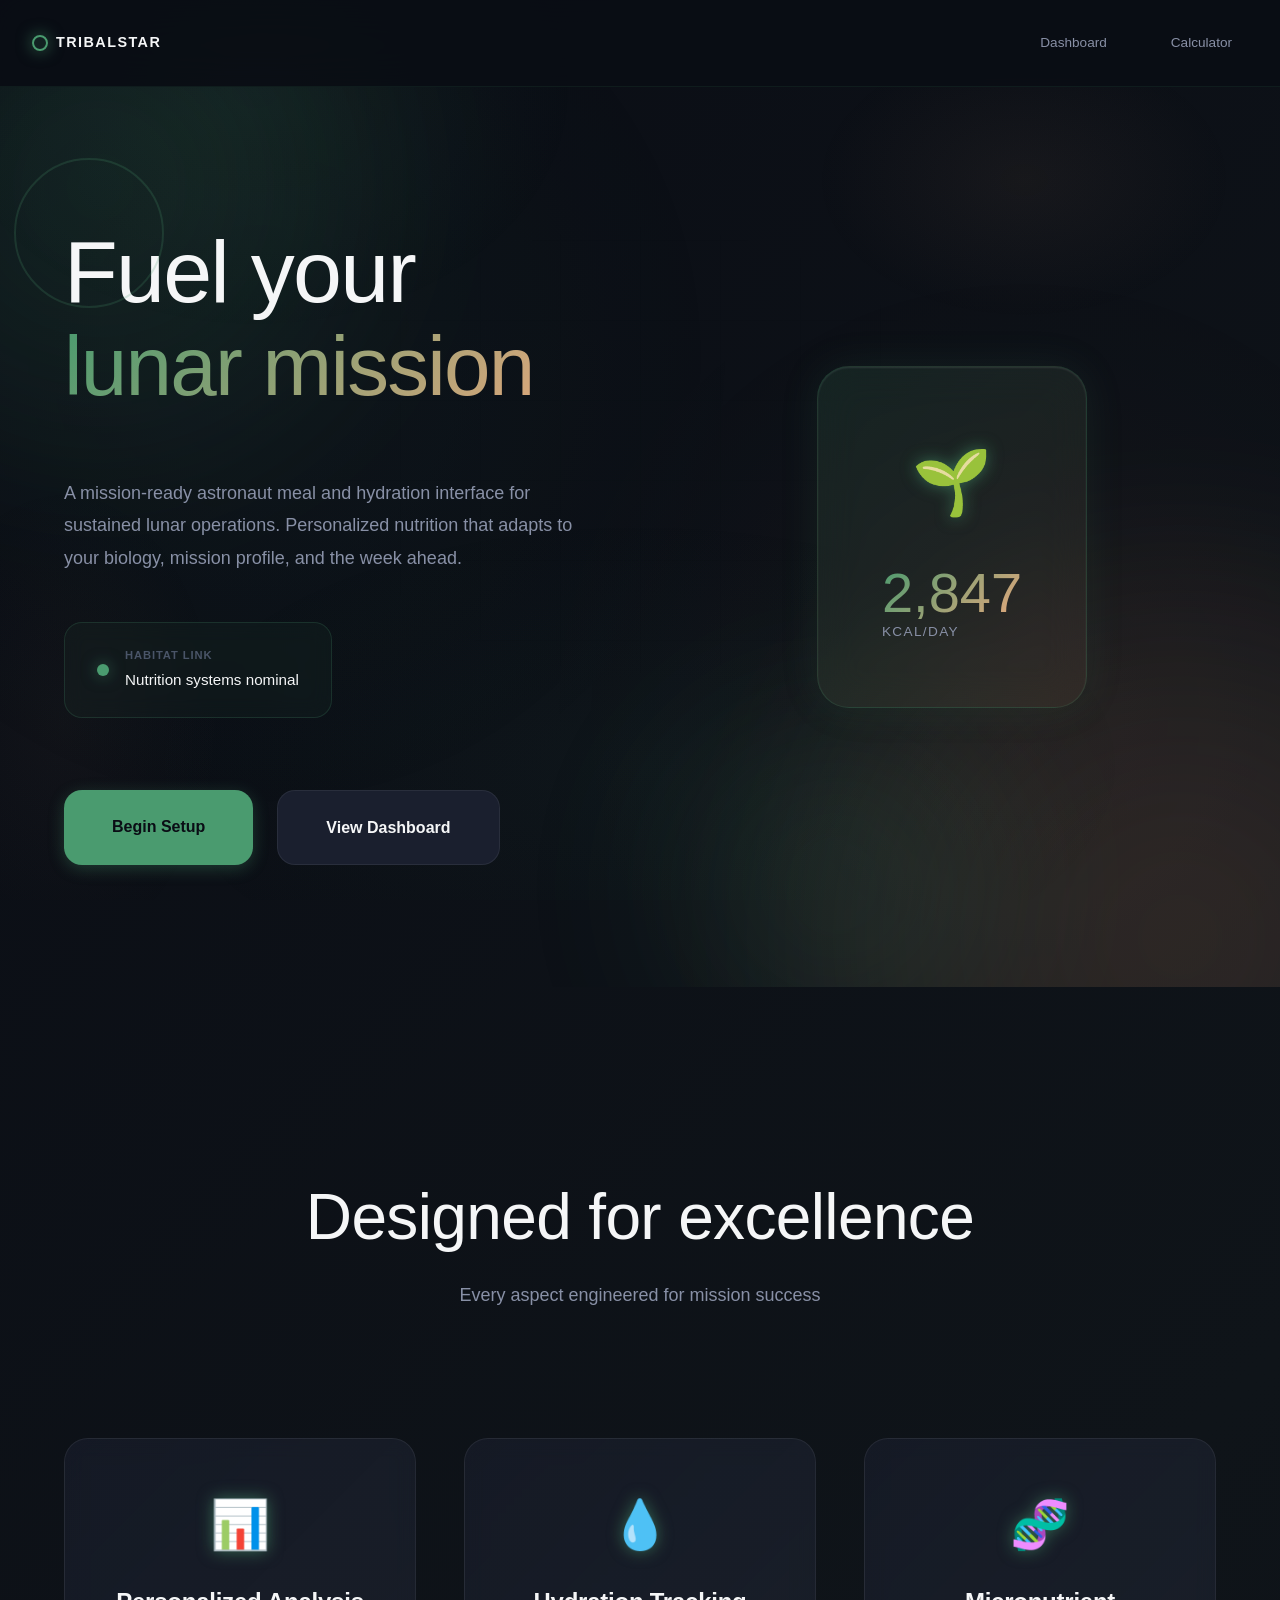
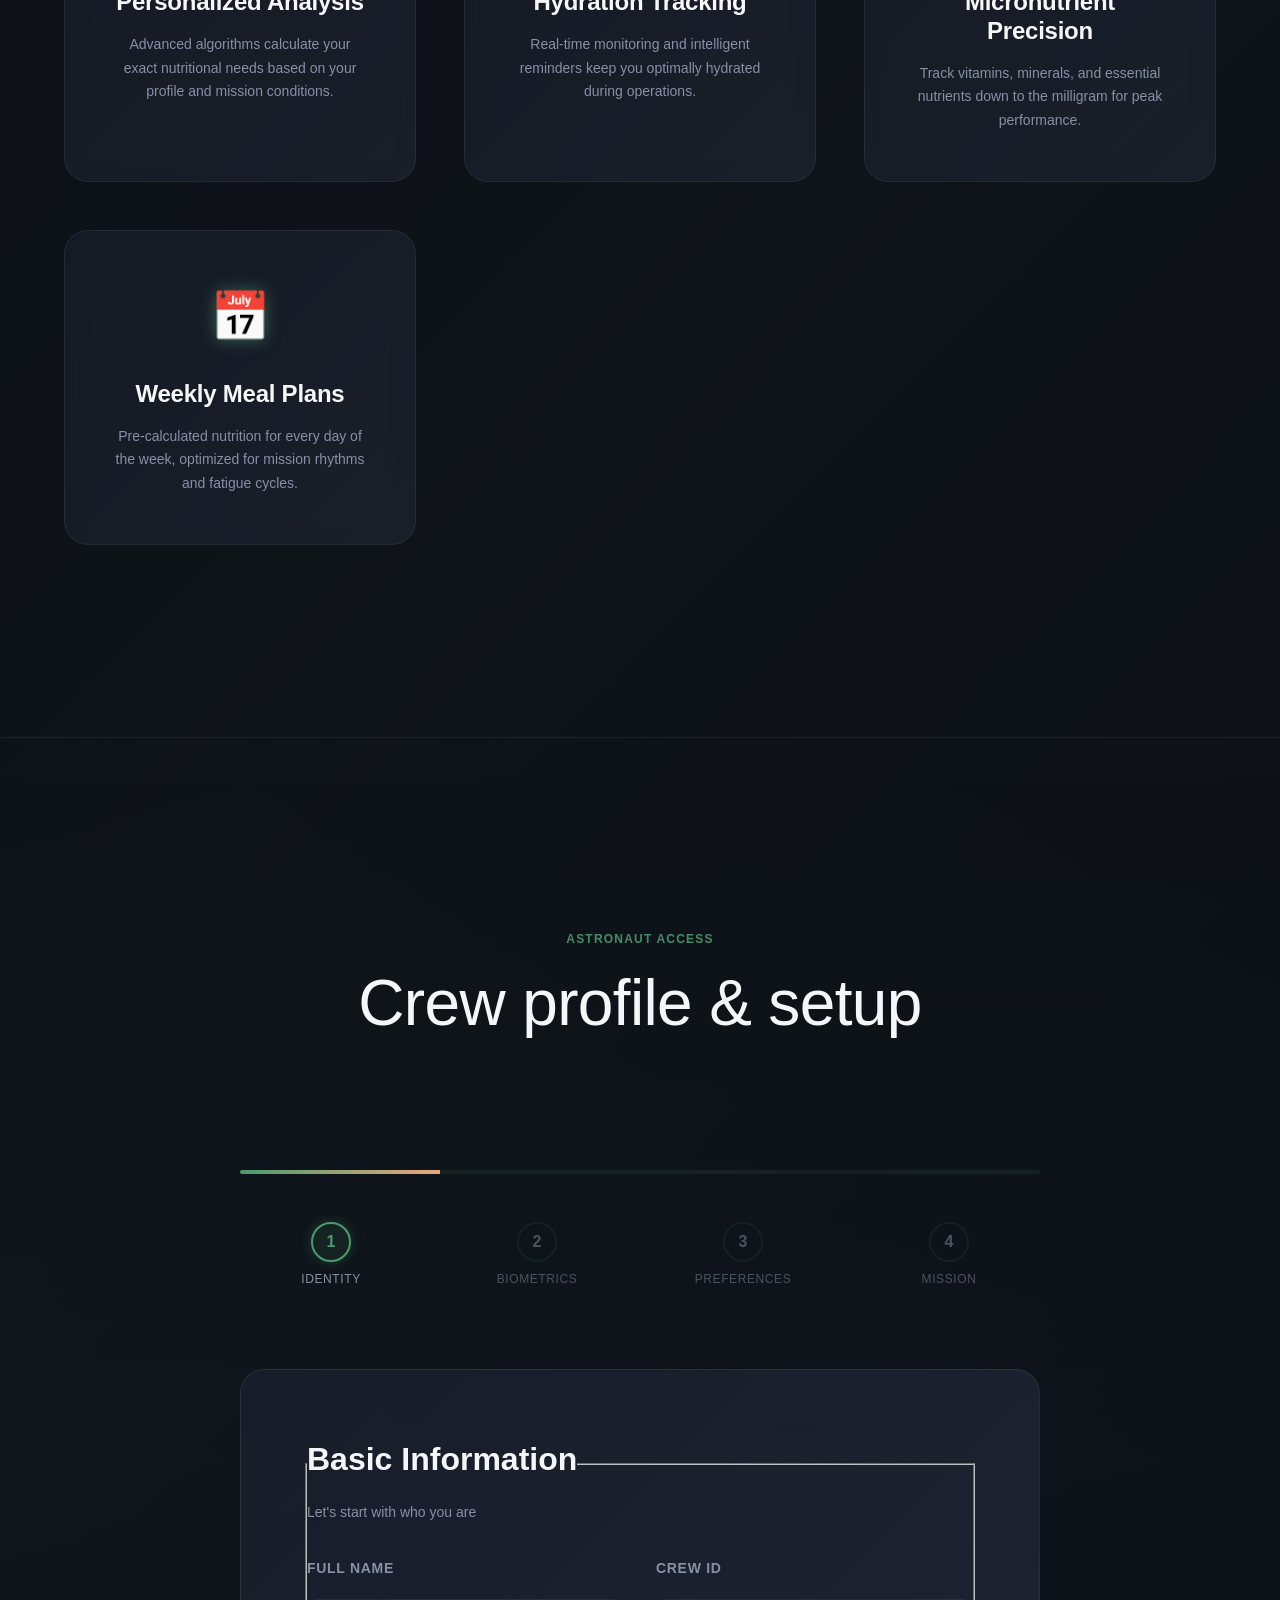
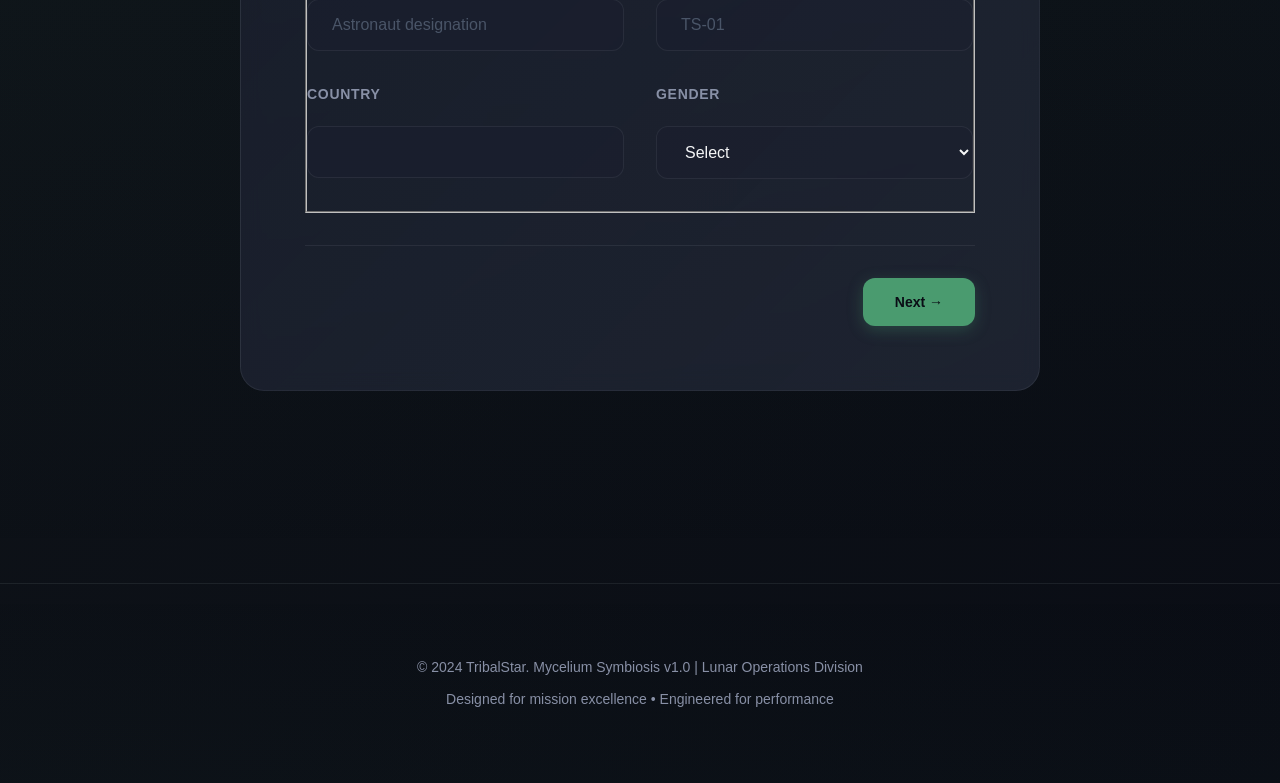
<file: index.html>
<!doctype html>
<html lang="en">
<head>
  <meta charset="utf-8">
  <meta name="viewport" content="width=device-width, initial-scale=1">
  <title>TribalStar Mycelium Symbiosis – Lunar Nutrition System</title>
  <meta name="description" content="Mission-ready astronaut meal and hydration interface for sustained lunar operations. Enter your profile for personalized nutrition planning.">
  <link rel="stylesheet" href="design-system.css">
  <link rel="stylesheet" href="homepage.css">
  <script src="script.js" defer></script>
</head>
<body data-page="homepage">
  <a class="sr-only" href="#profile-form">Skip to profile form</a>

  <!-- Navigation -->
  <nav class="site-nav">
    <div class="site-nav__inner">
      <a class="site-nav__brand" href="index.html" aria-label="TribalStar Mycelium Symbiosis home">
        <span class="site-nav__mark" aria-hidden="true"></span>
        <span>TribalStar</span>
      </a>
      <div class="site-nav__links">
        <a href="food.html">Dashboard</a>
        <a href="nutrition-calculator.html">Calculator</a>
      </div>
    </div>
  </nav>

  <!-- Main Content -->
  <main class="site-main">
    <!-- Immersive Hero Section -->
    <section class="hero-section" aria-labelledby="hero-title">
      <!-- Animated background layers -->
      <div class="hero-background">
        <div class="hero-orb hero-orb--1"></div>
        <div class="hero-orb hero-orb--2"></div>
        <div class="hero-orb hero-orb--3"></div>
        <div class="hero-network"></div>
      </div>

      <div class="container">
        <div class="hero-content">
          <!-- Floating accent -->
          <div class="hero-accent" aria-hidden="true"></div>

          <!-- Main heading with artistic typography -->
          <div class="hero-heading-wrapper">
            <h1 id="hero-title" class="hero-title">
              <span class="hero-title__line">Fuel your</span>
              <span class="hero-title__line hero-title__highlight">lunar mission</span>
            </h1>
          </div>

          <!-- Subtitle with premium lede -->
          <p class="hero-lede">
            A mission-ready astronaut meal and hydration interface for sustained lunar operations. Personalized nutrition that adapts to your biology, mission profile, and the week ahead.
          </p>

          <!-- Floating system status -->
          <div class="hero-status">
            <div class="status-indicator">
              <span class="status-dot" aria-hidden="true"></span>
              <div class="status-text">
                <span class="status-label">Habitat link</span>
                <span class="status-value">Nutrition systems nominal</span>
              </div>
            </div>
          </div>

          <!-- CTA Button -->
          <div class="hero-cta">
            <button class="btn btn--primary btn--lg" onclick="document.getElementById('profile-form').scrollIntoView({ behavior: 'smooth' })">
              Begin Setup
            </button>
            <a href="food.html" class="btn btn--secondary btn--lg">
              View Dashboard
            </a>
          </div>
        </div>

        <!-- Floating visual element -->
        <div class="hero-visual">
          <div class="floating-card">
            <div class="floating-card__icon">🌱</div>
            <div class="floating-card__content">
              <div class="floating-card__stat">2,847</div>
              <div class="floating-card__label">kcal/day</div>
            </div>
          </div>
        </div>
      </div>
    </section>

    <!-- Features Section -->
    <section class="features-section section" aria-labelledby="features-title">
      <div class="container">
        <div class="section-header">
          <h2 id="features-title" class="section-title">Designed for excellence</h2>
          <p class="section-subtitle">Every aspect engineered for mission success</p>
        </div>

        <div class="features-grid">
          <div class="feature-card">
            <div class="feature-icon">📊</div>
            <h3>Personalized Analysis</h3>
            <p>Advanced algorithms calculate your exact nutritional needs based on your profile and mission conditions.</p>
          </div>
          <div class="feature-card">
            <div class="feature-icon">💧</div>
            <h3>Hydration Tracking</h3>
            <p>Real-time monitoring and intelligent reminders keep you optimally hydrated during operations.</p>
          </div>
          <div class="feature-card">
            <div class="feature-icon">🧬</div>
            <h3>Micronutrient Precision</h3>
            <p>Track vitamins, minerals, and essential nutrients down to the milligram for peak performance.</p>
          </div>
          <div class="feature-card">
            <div class="feature-icon">📅</div>
            <h3>Weekly Meal Plans</h3>
            <p>Pre-calculated nutrition for every day of the week, optimized for mission rhythms and fatigue cycles.</p>
          </div>
        </div>
      </div>
    </section>

    <!-- Onboarding Form Section -->
    <section class="onboarding-section section" aria-labelledby="setup-title">
      <div class="container">
        <div class="section-header">
          <span class="section-label">Astronaut Access</span>
          <h2 id="setup-title" class="section-title">Crew profile & setup</h2>
        </div>

        <div class="onboarding-wrapper">
          <!-- Progress Indicator -->
          <div class="progress-tracker">
            <div class="progress-bar">
              <div class="progress-fill" id="progress-fill" style="width: 0%"></div>
            </div>
            <div class="progress-steps">
              <div class="progress-step active" data-step="1">
                <div class="progress-step__number">1</div>
                <div class="progress-step__label">Identity</div>
              </div>
              <div class="progress-step" data-step="2">
                <div class="progress-step__number">2</div>
                <div class="progress-step__label">Biometrics</div>
              </div>
              <div class="progress-step" data-step="3">
                <div class="progress-step__number">3</div>
                <div class="progress-step__label">Preferences</div>
              </div>
              <div class="progress-step" data-step="4">
                <div class="progress-step__number">4</div>
                <div class="progress-step__label">Mission</div>
              </div>
            </div>
          </div>

          <!-- Multi-Step Form -->
          <form id="profile-form" class="profile-form-multi-step">
            <!-- Step 1: Identity -->
            <fieldset class="form-step active" data-step="1">
              <legend class="form-step__title">Basic Information</legend>
              <p class="form-step__description">Let's start with who you are</p>

              <div class="form-grid">
                <div class="form-group">
                  <label class="form-label" for="fullName">Full Name</label>
                  <input id="fullName" name="fullName" type="text" class="form-input" autocomplete="name" placeholder="Astronaut designation" required>
                </div>
                <div class="form-group">
                  <label class="form-label" for="crewId">Crew ID</label>
                  <input id="crewId" name="crewId" type="text" class="form-input" autocomplete="off" placeholder="TS-01">
                </div>
                <div class="form-group">
                  <label class="form-label" for="country">Country</label>
                  <input id="country" name="country" type="text" class="form-input" autocomplete="country-name" required>
                </div>
                <div class="form-group">
                  <label class="form-label" for="gender">Gender</label>
                  <select id="gender" name="gender" class="form-input" required>
                    <option value="">Select</option>
                    <option value="Female">Female</option>
                    <option value="Male">Male</option>
                    <option value="Non-binary">Non-binary</option>
                    <option value="Prefer not to say">Prefer not to say</option>
                  </select>
                </div>
              </div>
            </fieldset>

            <!-- Step 2: Biometrics -->
            <fieldset class="form-step" data-step="2">
              <legend class="form-step__title">Biometric Profile</legend>
              <p class="form-step__description">Your physical characteristics drive nutrition calculations</p>

              <div class="form-grid">
                <div class="form-group">
                  <label class="form-label" for="age">Age</label>
                  <input id="age" name="age" type="number" class="form-input" min="16" max="90" inputmode="numeric" placeholder="35" required>
                </div>
                <div class="form-group">
                  <label class="form-label" for="height">Height (cm)</label>
                  <input id="height" name="height" type="number" class="form-input" min="120" max="230" step="0.1" inputmode="decimal" placeholder="180" required>
                </div>
                <div class="form-group">
                  <label class="form-label" for="weight">Weight (kg)</label>
                  <input id="weight" name="weight" type="number" class="form-input" min="30" max="180" step="0.1" inputmode="decimal" placeholder="75" required>
                </div>
                <div class="form-group">
                  <label class="form-label" for="fitnessCategory">Fitness Level</label>
                  <select id="fitnessCategory" name="fitnessCategory" class="form-input" required>
                    <option value="">Select</option>
                    <option value="sedentary">Sedentary</option>
                    <option value="light">Lightly active</option>
                    <option value="moderate">Moderately active</option>
                    <option value="active">Very active</option>
                    <option value="intense">Extremely active</option>
                  </select>
                </div>
              </div>
            </fieldset>

            <!-- Step 3: Preferences -->
            <fieldset class="form-step" data-step="3">
              <legend class="form-step__title">Dietary Preferences</legend>
              <p class="form-step__description">We'll customize your plan around your preferences</p>

              <div class="form-grid">
                <div class="form-group">
                  <label class="form-label" for="dietaryRestrictions">Dietary Restrictions</label>
                  <select id="dietaryRestrictions" name="dietaryRestrictions" class="form-input">
                    <option value="">None</option>
                    <option value="Vegetarian">Vegetarian</option>
                    <option value="Vegan">Vegan</option>
                    <option value="Gluten-free">Gluten-free</option>
                    <option value="Nut allergies">Nut allergies</option>
                    <option value="Other">Other</option>
                  </select>
                </div>
                <div class="form-group full-width">
                  <label class="form-label" for="dietaryNotes">Special Dietary Notes</label>
                  <input id="dietaryNotes" name="dietaryNotes" type="text" class="form-input" placeholder="e.g., allergies, preferences">
                </div>
              </div>
            </fieldset>

            <!-- Step 4: Mission -->
            <fieldset class="form-step" data-step="4">
              <legend class="form-step__title">Mission Profile</legend>
              <p class="form-step__description">Mission parameters determine your nutrition targets</p>

              <div class="form-grid">
                <div class="form-group">
                  <label class="form-label" for="missionRole">Mission Role</label>
                  <select id="missionRole" name="missionRole" class="form-input" required>
                    <option value="">Select</option>
                    <option value="Commander">Commander</option>
                    <option value="Pilot">Pilot</option>
                    <option value="Mission specialist">Mission specialist</option>
                    <option value="Flight engineer">Flight engineer</option>
                    <option value="Medical officer">Medical officer</option>
                    <option value="Botany specialist">Botany specialist</option>
                  </select>
                </div>
                <div class="form-group">
                  <label class="form-label" for="activityLevel">Activity Level</label>
                  <select id="activityLevel" name="activityLevel" class="form-input" required>
                    <option value="">Select</option>
                    <option value="sedentary">Sedentary (minimal EVA)</option>
                    <option value="low">Low Activity (routine operations)</option>
                    <option value="moderate">Moderate (standard missions)</option>
                    <option value="high">High Activity (EVA missions)</option>
                    <option value="very-high">Very High (intense EVA)</option>
                  </select>
                </div>
                <div class="form-group">
                  <label class="form-label" for="habitat">Lunar Habitat</label>
                  <input id="habitat" name="habitat" type="text" class="form-input" autocomplete="off" placeholder="Artemis Ridge">
                </div>
                <div class="form-group">
                  <label class="form-label" for="shiftCycle">Shift Cycle</label>
                  <select id="shiftCycle" name="shiftCycle" class="form-input">
                    <option value="Alpha">Alpha</option>
                    <option value="Beta">Beta</option>
                    <option value="Gamma">Gamma</option>
                    <option value="Delta">Delta</option>
                  </select>
                </div>
                <div class="form-group full-width">
                  <label class="form-label" for="dateOfWeek">Starting Day</label>
                  <select id="dateOfWeek" name="dateOfWeek" class="form-input" required>
                    <option value="">Select</option>
                    <option value="Monday">Monday</option>
                    <option value="Tuesday">Tuesday</option>
                    <option value="Wednesday">Wednesday</option>
                    <option value="Thursday">Thursday</option>
                    <option value="Friday">Friday</option>
                    <option value="Saturday">Saturday</option>
                    <option value="Sunday">Sunday</option>
                  </select>
                </div>
              </div>
            </fieldset>

            <!-- Form Actions -->
            <div class="form-actions">
              <button type="button" class="btn btn--secondary" id="prev-step" style="display: none;">
                ← Previous
              </button>
              <button type="button" class="btn btn--primary" id="next-step">
                Next →
              </button>
              <button type="submit" class="btn btn--primary" id="submit-step" style="display: none;">
                Generate Plan & Enter
              </button>
            </div>

            <p class="form-helper" id="saved-profile-note" hidden>
              ✓ Profile updated. Your personalized nutrition plan is ready.
            </p>
          </form>
        </div>
      </div>
    </section>

    <!-- Footer -->
    <footer class="site-footer">
      <div class="container">
        <div class="footer-content">
          <p>&copy; 2024 TribalStar. Mycelium Symbiosis v1.0 | Lunar Operations Division</p>
          <p>Designed for mission excellence • Engineered for performance</p>
        </div>
      </div>
    </footer>
  </main>

  <script src="homepage-form.js" defer></script>
</body>
</html>
</file>
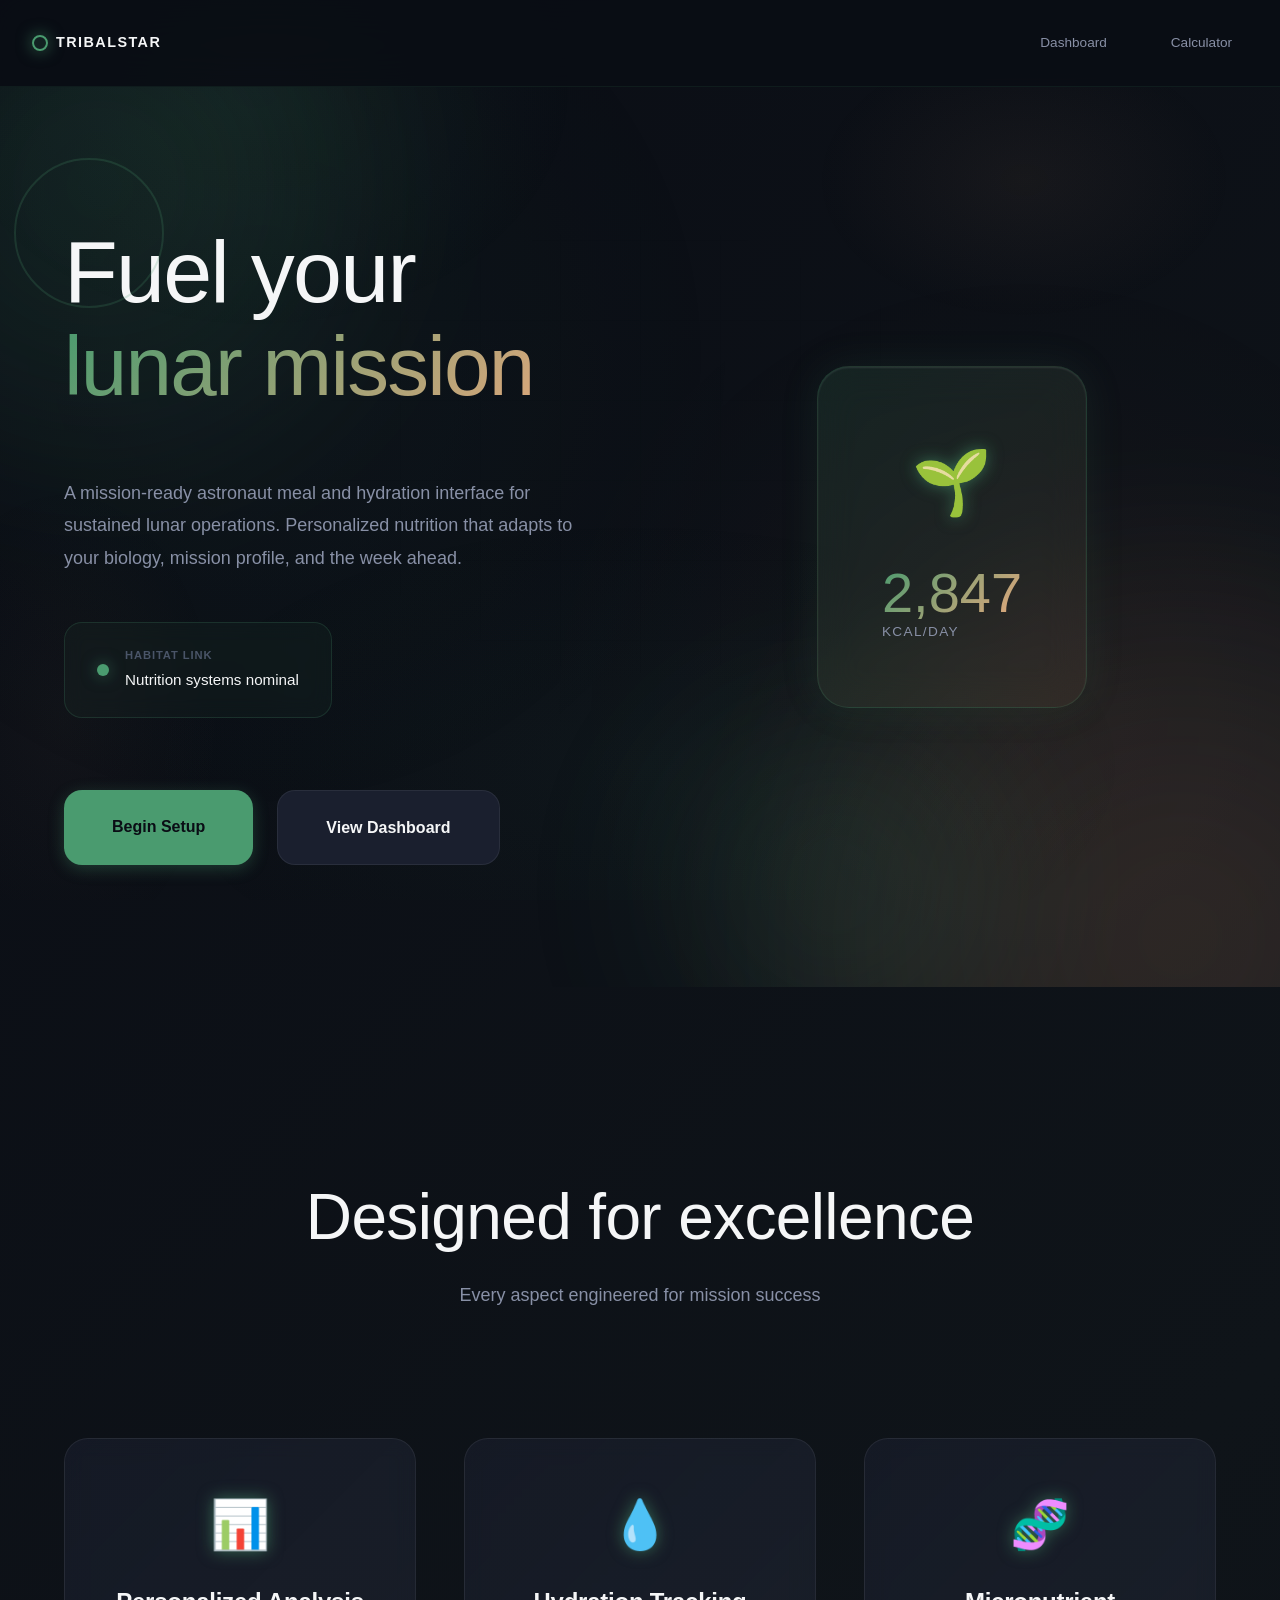
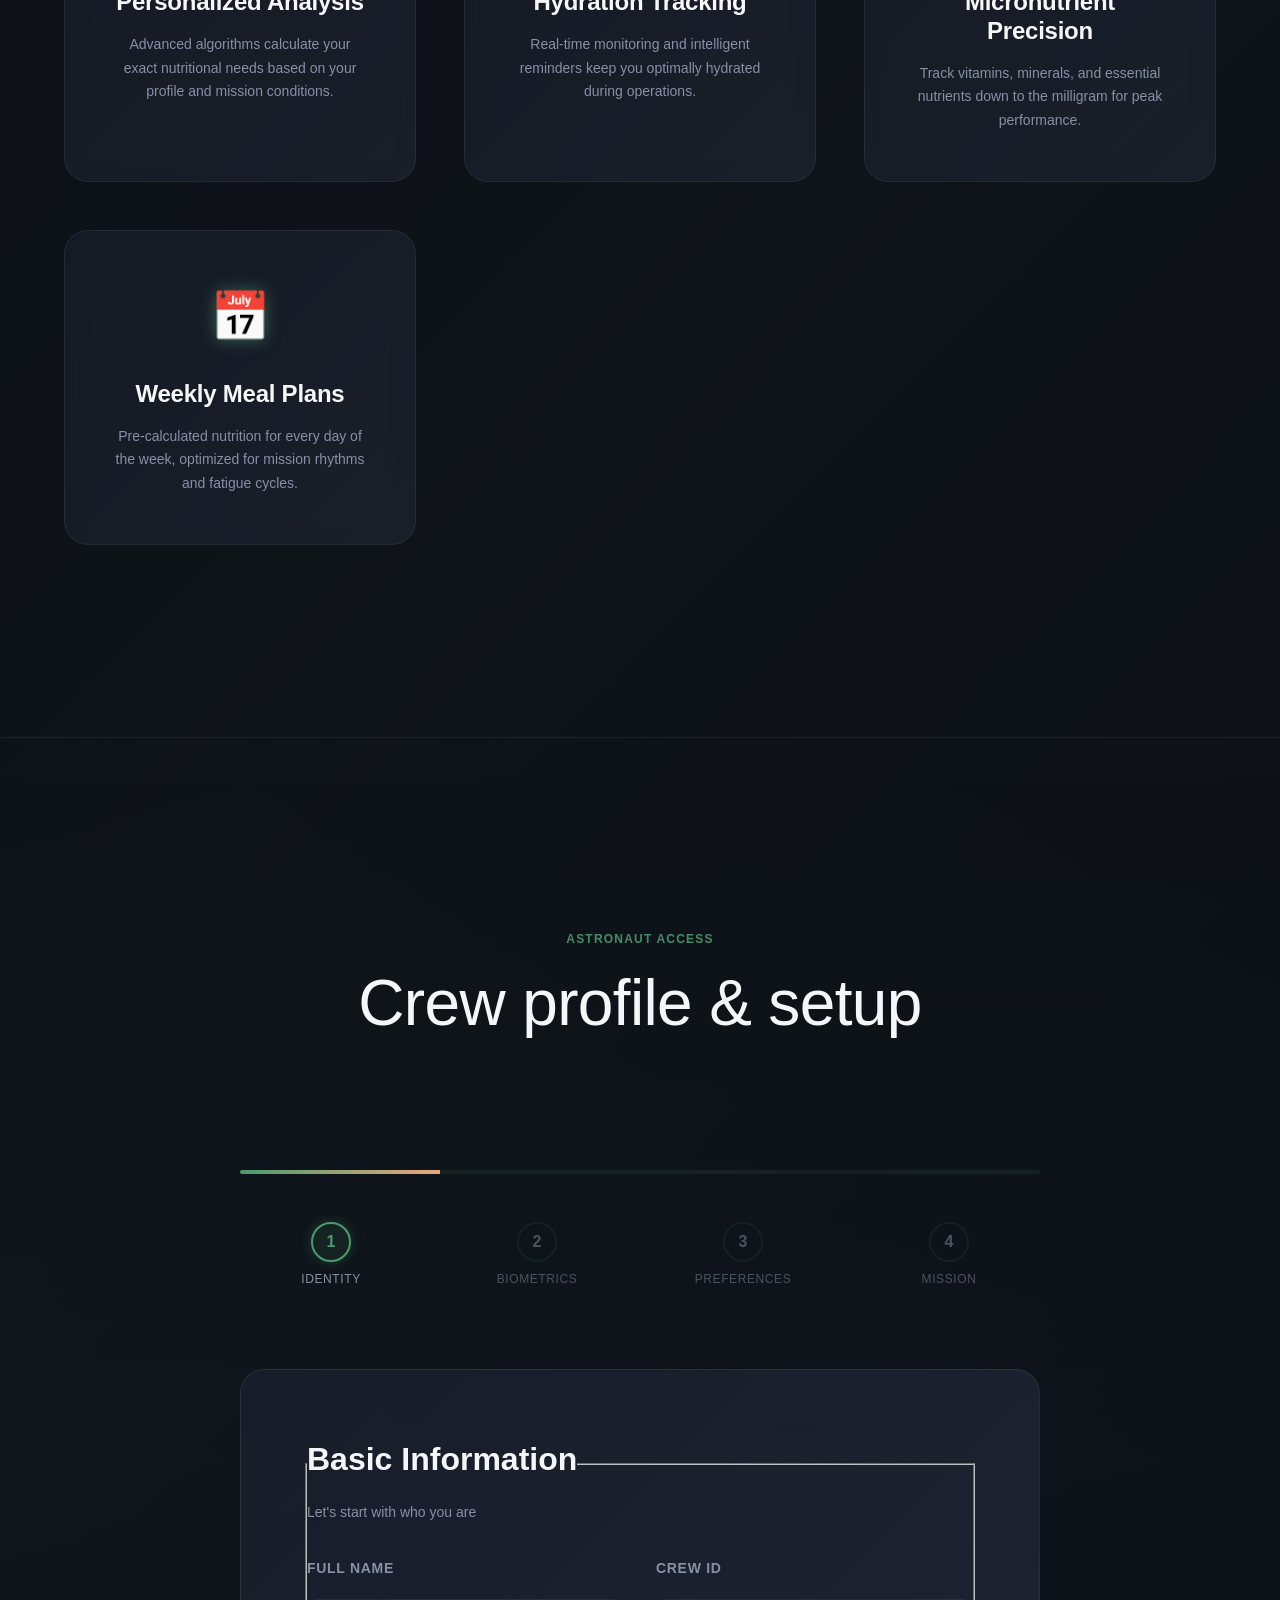
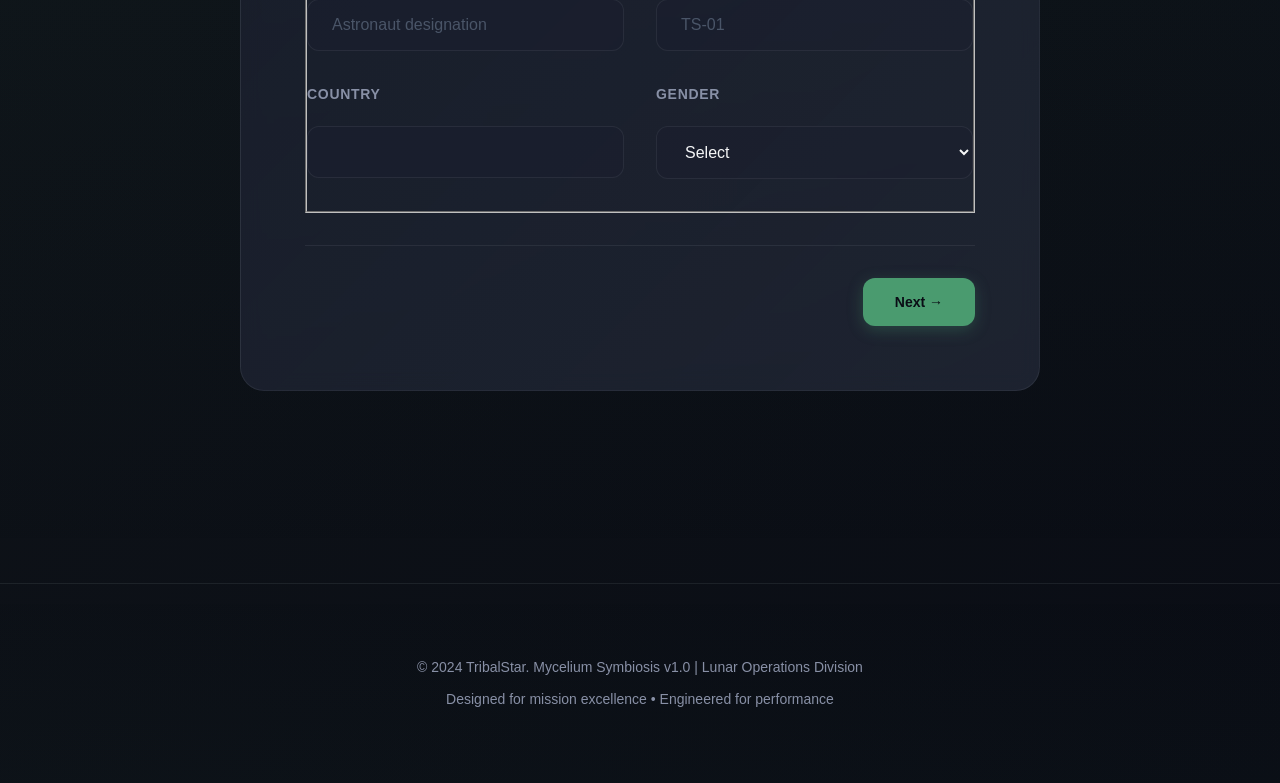
<file: food (1).html>
<!doctype html>
<html lang="en">
<head>
  <meta charset="utf-8">
  <meta name="viewport" content="width=device-width, initial-scale=1">
  <title>Meal Dashboard | TribalStar Mycelium Symbiosis</title>
  <meta name="description" content="Astronaut meal, hydration, and nutrition dashboard for TribalStar Mycelium Symbiosis.">
  <link rel="stylesheet" href="styles.css">
  <script src="script.js" defer></script>
</head>
<body data-page="dashboard">
  <a class="skip-link" href="#day-plan">Skip to day plan</a>

  <header class="site-header">
    <a class="brand-mark" href="index.html" aria-label="TribalStar Mycelium Symbiosis home">
      <span class="brand-symbol" aria-hidden="true"></span>
      <span>TribalStar</span>
    </a>
    <nav class="top-nav" aria-label="Primary navigation">
      <a href="index.html">Profile</a>
    </nav>
  </header>

  <main class="dashboard-shell">
    <section class="panel profile-card" aria-labelledby="profile-card-title">
      <div class="section-heading">
        <p class="eyebrow">Crew identity</p>
        <h1 id="profile-card-title">Astronaut profile</h1>
      </div>
      <div class="profile-summary" id="profile-summary"></div>
    </section>

    <section class="panel control-panel" aria-labelledby="mode-title">
      <div class="section-heading">
        <p class="eyebrow">Meal mode</p>
        <h2 id="mode-title">Mission day type</h2>
      </div>

      <fieldset class="mode-selector" id="mode-selector">
        <legend class="sr-only">Select meal mode</legend>
        <label><input type="radio" name="mealMode" value="standard"> <span>Standard</span></label>
        <label><input type="radio" name="mealMode" value="low"> <span>Low Activity</span></label>
        <label><input type="radio" name="mealMode" value="high"> <span>High Activity</span></label>
        <label><input type="radio" name="mealMode" value="eva"> <span>EVA</span></label>
      </fieldset>
    </section>

    <section class="panel hydration-panel" aria-labelledby="hydration-title">
      <div class="section-heading">
        <p class="eyebrow">Hydration</p>
        <h2 id="hydration-title">Water intake</h2>
      </div>

      <div class="hydration-meter" aria-live="polite">
        <div class="meter-stats">
          <span id="hydration-consumed">0 ml consumed</span>
          <strong id="hydration-remaining">0 ml remaining</strong>
        </div>
        <div class="water-bar" role="progressbar" aria-valuemin="0" aria-valuemax="100" aria-valuenow="0" id="water-progress">
          <span class="water-fill" id="water-fill"></span>
        </div>
        <p class="microcopy" id="hydration-target">Daily requirement: 0 ml</p>
      </div>

      <form class="hydration-form" id="hydration-form">
        <label>
          <span>Consumed water (ml)</span>
          <input id="water-input" type="number" min="1" step="50" inputmode="numeric" required>
        </label>
        <button class="button primary" type="submit">Add water</button>
        <button class="button secondary" type="button" id="reset-water">Reset</button>
      </form>
    </section>

    <section class="panel future-panel" aria-labelledby="gender-title">
      <div class="section-heading">
        <p class="eyebrow">Expansion slot</p>
        <h2 id="gender-title">Gender-adjusted calorie logic</h2>
      </div>
      <div class="future-slot" id="gender-calorie-slot">
        <span>Adjustment status</span>
        <strong>No adjustment active</strong>
      </div>
    </section>

    <section class="panel future-panel" aria-labelledby="visual-title">
      <div class="section-heading">
        <p class="eyebrow">Food intelligence</p>
        <h2 id="visual-title">3D food visuals and info cards</h2>
      </div>
      <div class="visual-reserve" data-future-module="food-3d-visuals"></div>
      <div class="info-card-reserve" data-future-module="food-detail-cards"></div>
    </section>

    <!-- Replaced weekly schedule with a single Day Plan view -->
    <section class="schedule-section dayplan-section" id="day-plan" aria-labelledby="dayplan-title">
      <div class="dayplan-header">
        <div>
          <p class="eyebrow">Daily nutrition</p>
          <h2 id="dayplan-title">Today’s plan</h2>
          <p id="day-date" class="microcopy"></p>
        </div>
        <div class="day-summary" aria-hidden="false">
          <div class="day-total">
            <div class="day-total-item"><span class="microcopy">Calories</span><strong id="totals-calories">—</strong></div>
            <div class="day-total-item"><span class="microcopy">Protein</span><strong id="totals-protein">—</strong></div>
            <div class="day-total-item"><span class="microcopy">Carbs</span><strong id="totals-carbs">—</strong></div>
          </div>
          <div class="key-micros" id="key-micros"></div>
        </div>
      </div>

      <div id="day-meals" class="day-meals"></div>
    </section>
  </main>
</body>
</html>
</file>
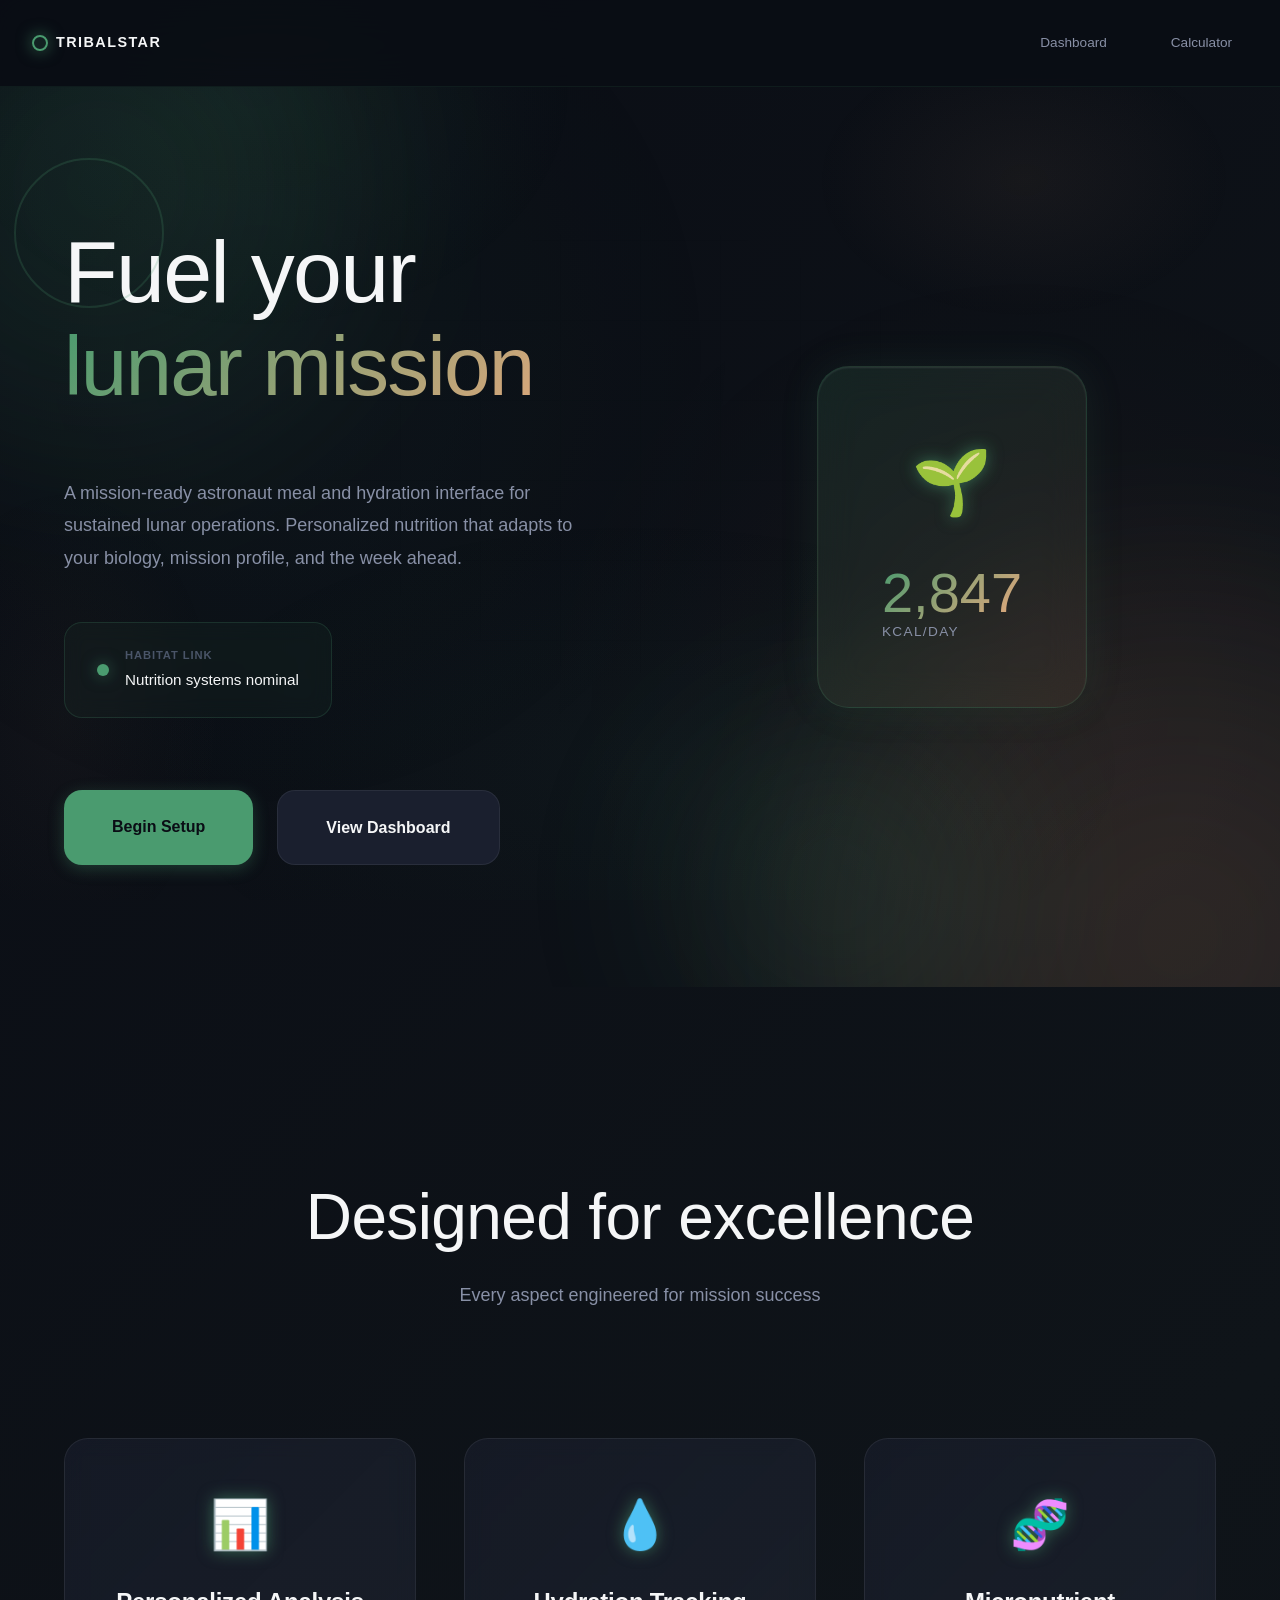
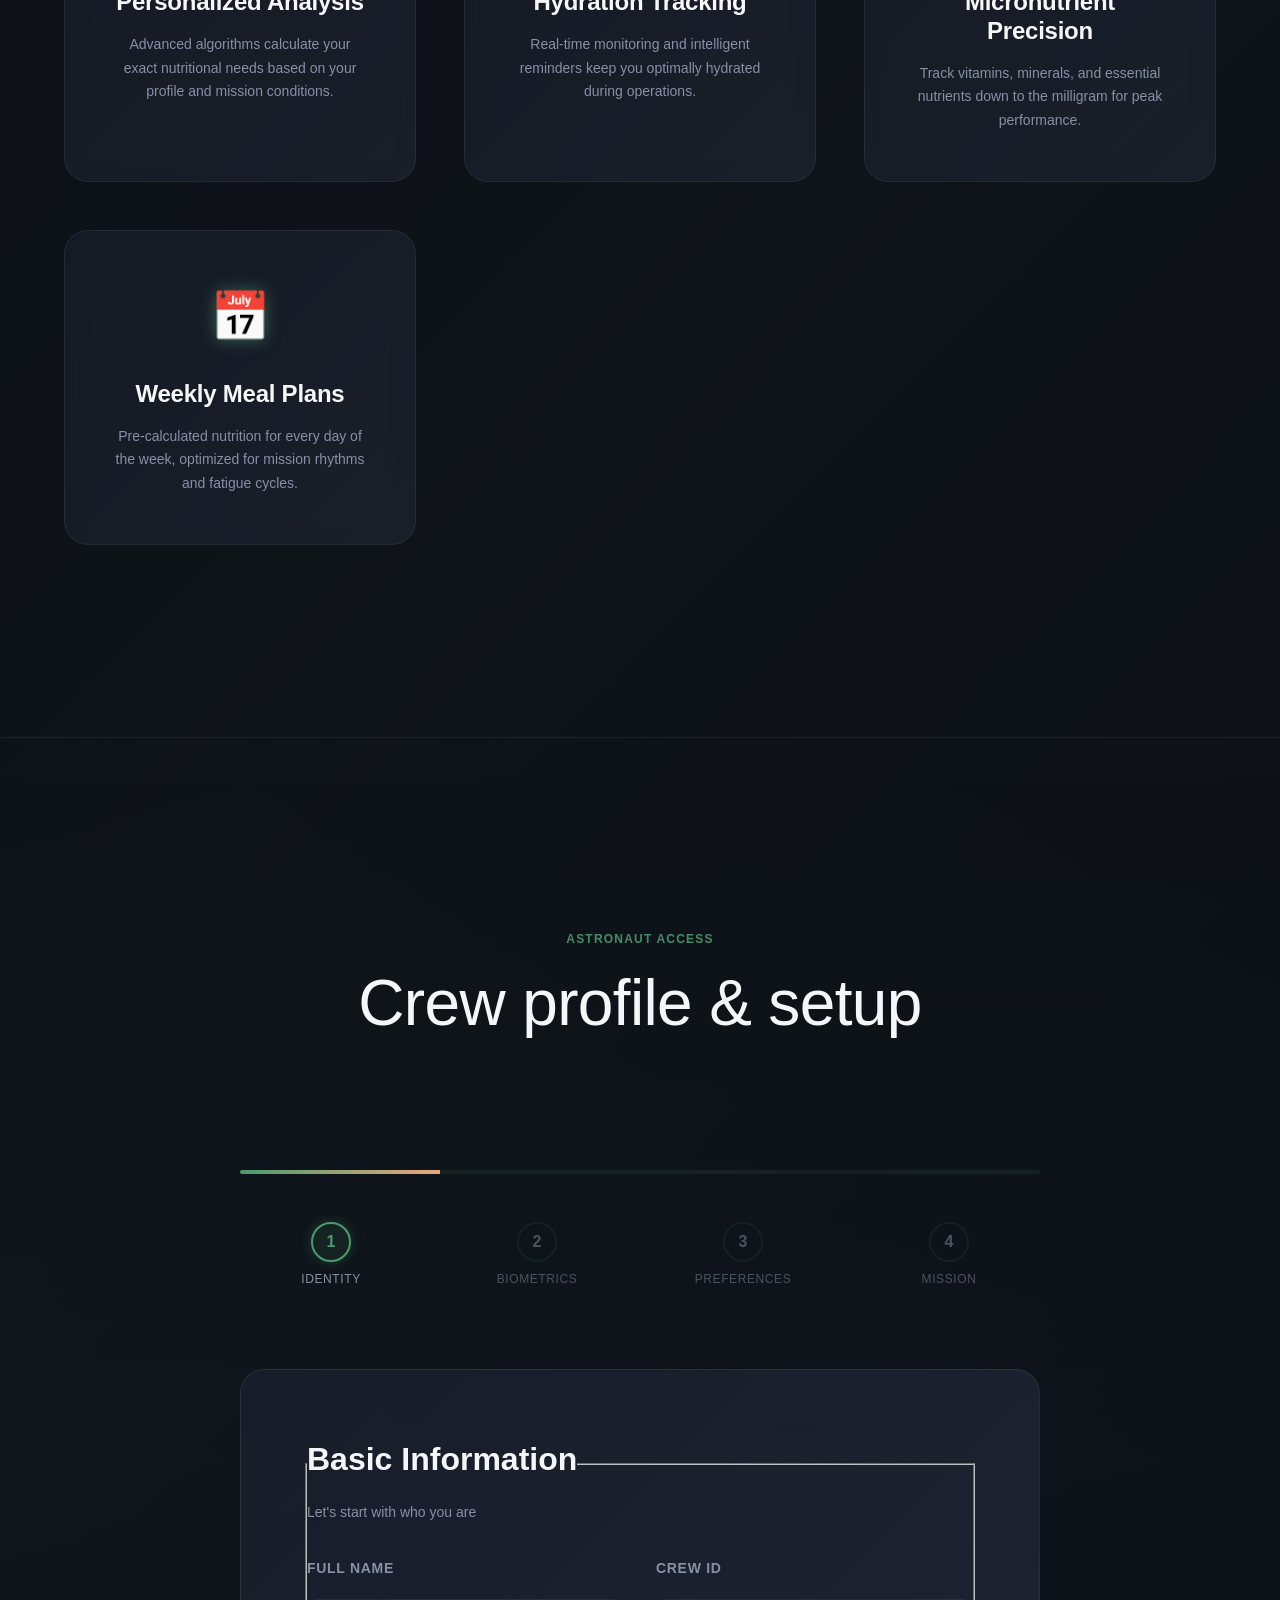
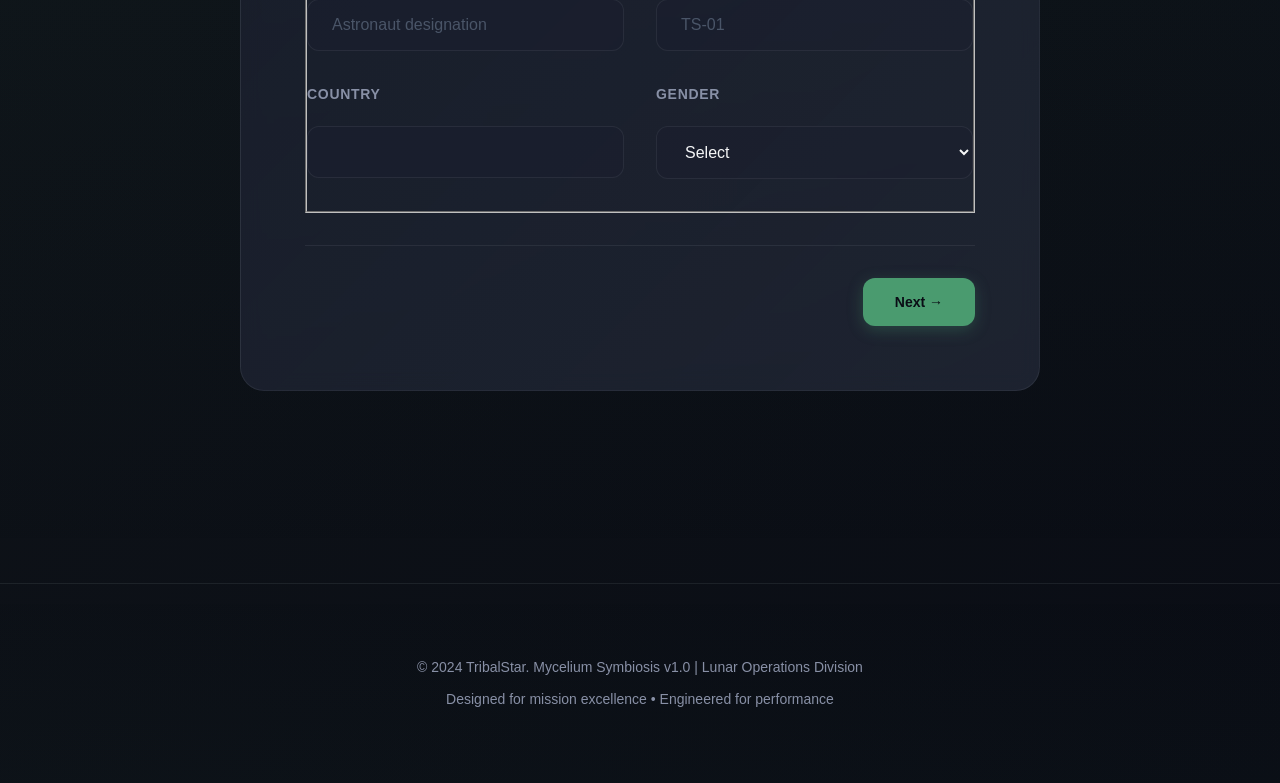
<file: food.html>
<!doctype html>
<html lang="en">
<head>
  <meta charset="utf-8">
  <meta name="viewport" content="width=device-width, initial-scale=1">
  <title>Nutrition · Mycelium Symbiosis</title>
  <meta name="description" content="Personalized meal, hydration, and micronutrient plan for lunar habitat crew.">
  <link rel="stylesheet" href="food.css">
  <script src="micronutrient-data.js" defer></script>
  <script src="script.js" defer></script>
</head>
<body data-page="dashboard">
  <a class="skip-link sr-only" href="#day-plan">Skip to nutrition plan</a>

  <!-- Navigation -->
  <nav class="ms-nav">
    <div class="ms-nav-inner">
      <a class="ms-nav__brand" href="index.html" aria-label="Mycelium Symbiosis home">
        <span class="ms-nav__mark" aria-hidden="true"></span>
        <span>Mycelium Symbiosis</span>
      </a>
      <div class="ms-nav__links">
        <a href="index.html">Profile</a>
        <a href="nutrition-calculator.html">Calculator</a>
      </div>
    </div>
  </nav>

  <main class="ms-page">
    <!-- Hero Section -->
    <section class="ms-hero chapter" aria-labelledby="hero-title">
      <h1 id="hero-title" class="ms-hero__title">Daily nourishment</h1>
      <p class="ms-hero__lede">A personalized record of what your body needs — calibrated to your biology, mission, and the week ahead.</p>
    </section>

    <!-- Profile Card -->
    <section class="profile-card chapter" aria-labelledby="profile-title">
      <div class="ms-section-head">
        <span class="ms-label">Crew identity</span>
        <h2 id="profile-title" class="ms-section-title">Your profile</h2>
      </div>
      <div class="ms-profile-grid" id="profile-summary"></div>
    </section>

    <!-- Hydration & Stats Split -->
    <div class="ms-split chapter">
      <!-- Hydration Section -->
      <section class="ms-card" aria-labelledby="hydration-title">
        <div class="ms-section-head">
          <span class="ms-label">Hydration</span>
          <h2 id="hydration-title" class="ms-section-title">Water intake</h2>
        </div>

        <div class="ms-hydration" aria-live="polite">
          <div class="ms-hydration__visual">
            <div class="hydration-pot" style="--water-level: 0%;" id="water-pot"></div>
          </div>

          <div class="hydration-stats">
            <div class="hydration-stat-row">
              <div class="hydration-stat">
                <span class="hydration-stat-label">Consumed</span>
                <span class="hydration-stat-value" id="hydration-consumed">0</span>
                <span style="font-size: 12px; color: var(--text-muted);">ml</span>
              </div>
              <div class="hydration-stat">
                <span class="hydration-stat-label">Remaining</span>
                <span class="hydration-stat-value" id="hydration-remaining">2500</span>
                <span style="font-size: 12px; color: var(--text-muted);">ml</span>
              </div>
            </div>
            <p class="ms-meta" id="hydration-target">Daily requirement · 2500 ml</p>
          </div>

          <form class="hydration-form" id="hydration-form">
            <div class="hydration-input">
              <div class="ms-field">
                <label class="ms-field__label" for="water-input">Amount (ml)</label>
                <input id="water-input" type="number" min="1" inputmode="numeric" placeholder="250" required>
              </div>
            </div>
            <div style="display: flex; gap: 8px; align-items: flex-end;">
              <button class="ms-btn ms-btn--primary" type="submit">Add</button>
              <button class="ms-btn ms-btn--secondary" type="button" id="reset-water">Reset</button>
            </div>
          </form>
        </div>
      </section>

      <!-- Weekly Selector -->
      <section class="ms-card" aria-labelledby="day-selector-title">
        <div class="ms-section-head">
          <span class="ms-label">Weekly rhythm</span>
          <h2 id="day-selector-title" class="ms-section-title">Select a day</h2>
        </div>
        <p style="font-size: 14px; color: var(--text-secondary); margin-bottom: var(--spacing-lg); line-height: 1.6;">View your personalized nutrition plan for any day of the week.</p>
        <div class="ms-day-pills" id="day-toggle-buttons"></div>
      </section>
    </div>

    <!-- Daily Nutrition Section -->
    <section class="ms-nutrition chapter" id="day-plan" aria-labelledby="dayplan-title">
      <div class="ms-nutrition__head">
        <div>
          <span class="ms-label">Daily nutrition</span>
          <h2 id="dayplan-title" class="ms-section-title">Your plan</h2>
          <p id="day-date" class="ms-meta"></p>
        </div>
        <div class="ms-totals">
          <div class="ms-totals__item">
            <span>Calories</span>
            <strong id="totals-calories">—</strong>
          </div>
          <div class="ms-totals__item">
            <span>Protein</span>
            <strong id="totals-protein">—</strong>
          </div>
          <div class="ms-totals__item">
            <span>Carbs</span>
            <strong id="totals-carbs">—</strong>
          </div>
        </div>
      </div>

      <!-- Micronutrients -->
      <div class="ms-micros" id="key-micros"></div>

      <!-- Meals -->
      <div id="day-meals" class="ms-food-grid"></div>
    </section>
  </main>
</body>
</html>
</file>
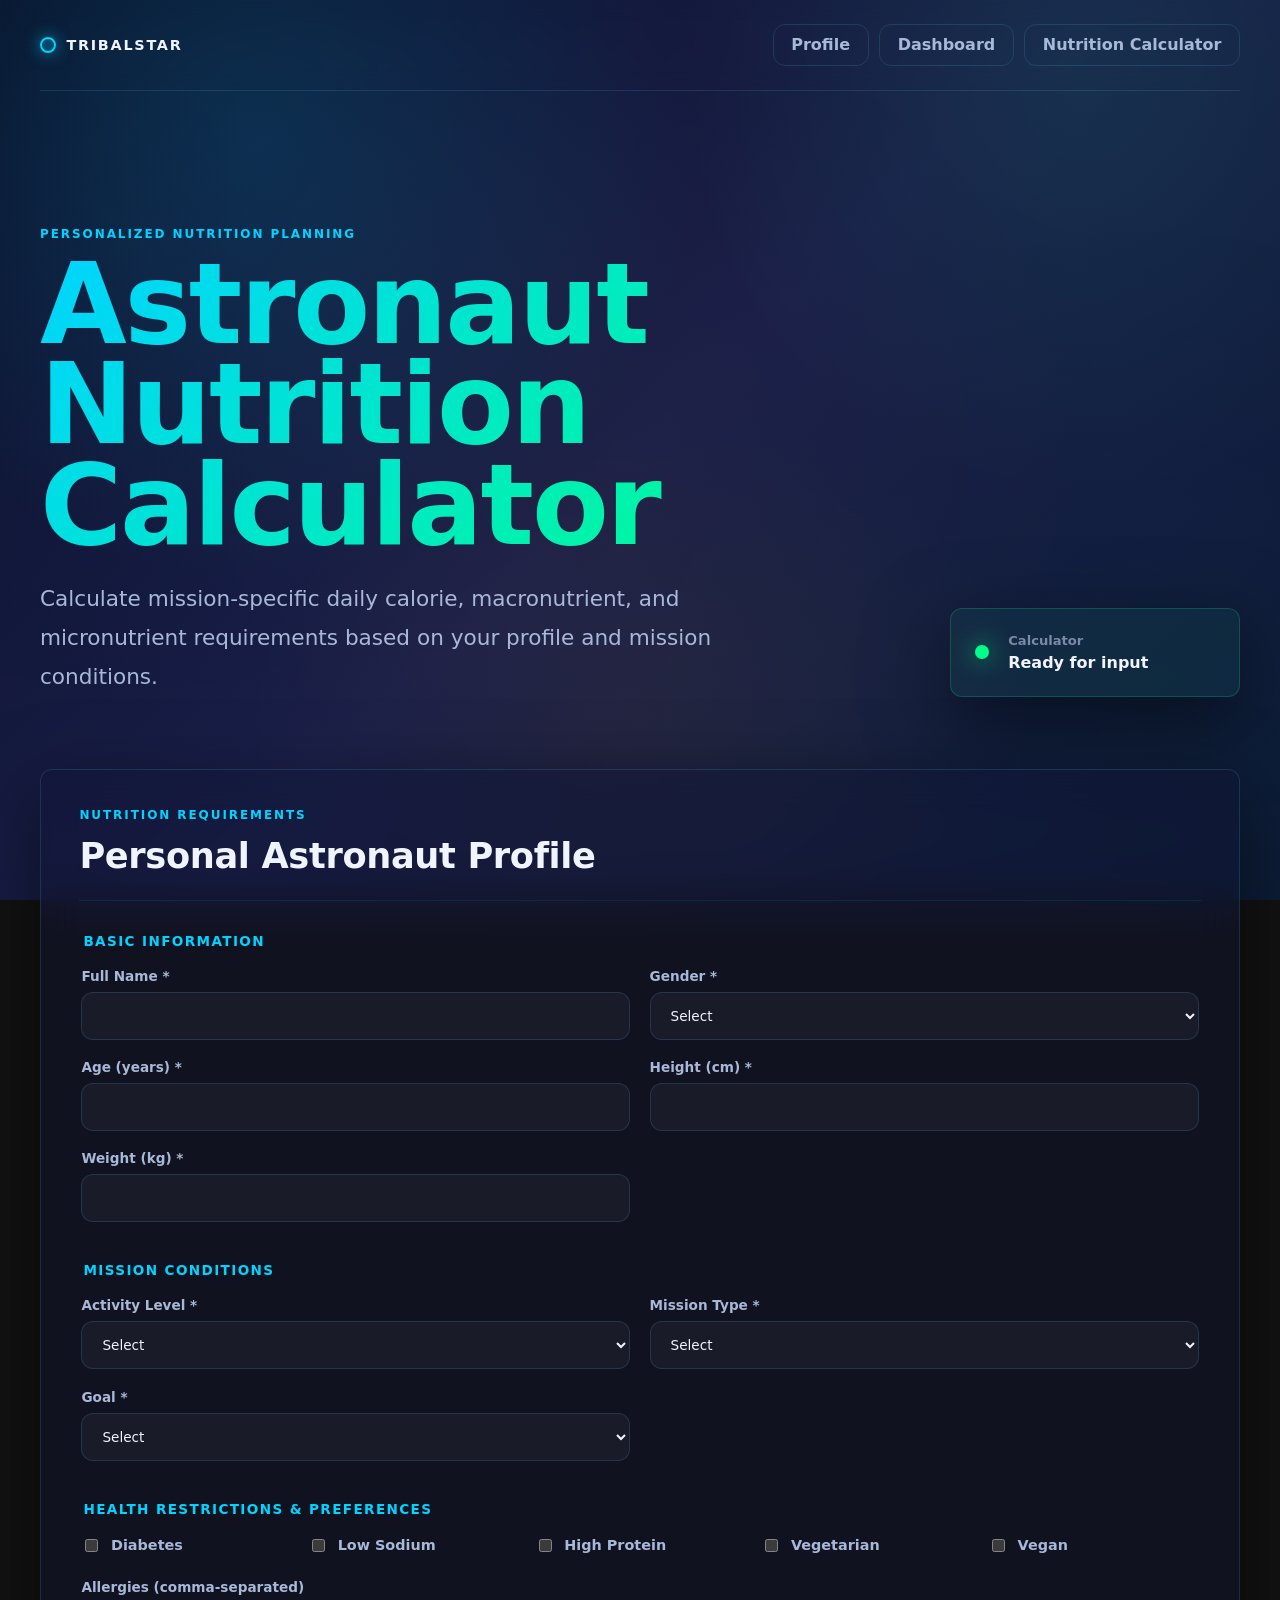
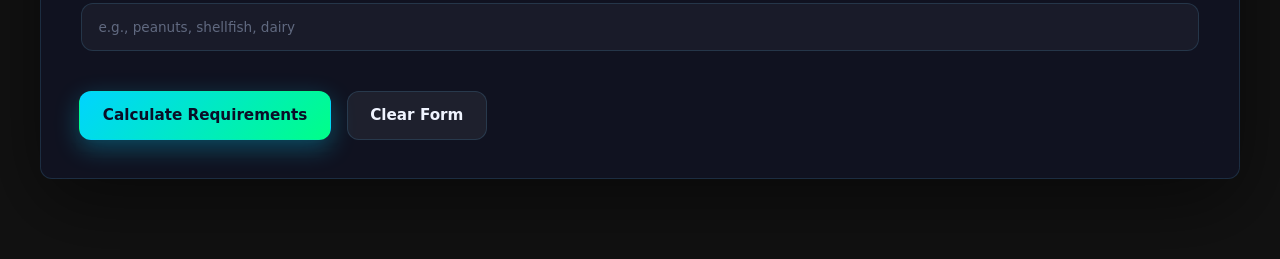
<file: nutrition-calculator.html>
<!doctype html>
<html lang="en">
<head>
  <meta charset="utf-8">
  <meta name="viewport" content="width=device-width, initial-scale=1">
  <title>Nutrition Calculator - TribalStar Mycelium Symbiosis</title>
  <meta name="description" content="Astronaut nutrition requirements calculator based on personal characteristics and mission conditions.">
  <link rel="stylesheet" href="styles.css">
  <script src="nutrition-data.js" defer></script>
  <script src="nutrition-calculator.js" defer></script>
</head>
<body data-page="nutrition-calculator">
  <a class="skip-link" href="#nutrition-form">Skip to nutrition calculator</a>

  <header class="site-header">
    <a class="brand-mark" href="index.html" aria-label="TribalStar Mycelium Symbiosis home">
      <span class="brand-symbol" aria-hidden="true"></span>
      <span>TribalStar</span>
    </a>
    <nav class="top-nav" aria-label="Primary navigation">
      <a href="index.html">Profile</a>
      <a href="food.html">Dashboard</a>
      <a href="nutrition-calculator.html" aria-current="page">Nutrition Calculator</a>
    </nav>
  </header>

  <main class="landing-shell">
    <section class="hero-grid" aria-labelledby="hero-title">
      <div class="hero-copy">
        <p class="eyebrow">Personalized nutrition planning</p>
        <h1 id="hero-title">Astronaut Nutrition Calculator</h1>
        <p class="hero-lede">Calculate mission-specific daily calorie, macronutrient, and micronutrient requirements based on your profile and mission conditions.</p>
      </div>

      <aside class="mission-status" aria-label="System status">
        <span class="status-light" aria-hidden="true"></span>
        <div>
          <p class="status-label">Calculator</p>
          <p class="status-value">Ready for input</p>
        </div>
      </aside>
    </section>

    <section class="panel calculator-panel" aria-labelledby="calc-title">
      <div class="section-heading">
        <p class="eyebrow">Nutrition requirements</p>
        <h2 id="calc-title">Personal Astronaut Profile</h2>
      </div>

      <form id="nutrition-form" class="nutrition-form">
        <!-- Basic Information -->
        <fieldset class="form-section">
          <legend>Basic Information</legend>
          <div class="form-grid">
            <label>
              <span>Full Name *</span>
              <input name="fullName" type="text" autocomplete="name" required>
            </label>

            <label>
              <span>Gender *</span>
              <select name="gender" required>
                <option value="">Select</option>
                <option value="Male">Male</option>
                <option value="Female">Female</option>
              </select>
            </label>

            <label>
              <span>Age (years) *</span>
              <input name="age" type="number" min="16" max="90" inputmode="numeric" required>
            </label>

            <label>
              <span>Height (cm) *</span>
              <input name="height" type="number" min="120" max="230" step="0.1" inputmode="decimal" required>
            </label>

            <label>
              <span>Weight (kg) *</span>
              <input name="weight" type="number" min="30" max="180" step="0.1" inputmode="decimal" required>
            </label>
          </div>
        </fieldset>

        <!-- Mission Conditions -->
        <fieldset class="form-section">
          <legend>Mission Conditions</legend>
          <div class="form-grid">
            <label>
              <span>Activity Level *</span>
              <select name="activityLevel" required>
                <option value="">Select</option>
                <option value="Low">Low Activity (sedentary)</option>
                <option value="Moderate">Moderate Activity (regular exercises)</option>
                <option value="High">High Activity (intense training)</option>
                <option value="EVA Day">EVA Day (Spacewalk)</option>
              </select>
            </label>

            <label>
              <span>Mission Type *</span>
              <select name="missionType" required>
                <option value="">Select</option>
                <option value="Lunar Base">Lunar Base</option>
                <option value="Mars Transit">Mars Transit</option>
                <option value="Mars Surface">Mars Surface</option>
                <option value="Space Station">Space Station (ISS)</option>
              </select>
            </label>

            <label>
              <span>Goal *</span>
              <select name="goal" required>
                <option value="">Select</option>
                <option value="Maintain Weight">Maintain Weight</option>
                <option value="Gain Muscle">Gain Muscle</option>
                <option value="Lose Fat">Lose Fat</option>
              </select>
            </label>
          </div>
        </fieldset>

        <!-- Health Restrictions -->
        <fieldset class="form-section">
          <legend>Health Restrictions & Preferences</legend>
          <div class="checkbox-grid">
            <label class="checkbox-label">
              <input type="checkbox" name="restrictions" value="Diabetes">
              <span>Diabetes</span>
            </label>
            <label class="checkbox-label">
              <input type="checkbox" name="restrictions" value="Low Sodium">
              <span>Low Sodium</span>
            </label>
            <label class="checkbox-label">
              <input type="checkbox" name="restrictions" value="High Protein">
              <span>High Protein</span>
            </label>
            <label class="checkbox-label">
              <input type="checkbox" name="restrictions" value="Vegetarian">
              <span>Vegetarian</span>
            </label>
            <label class="checkbox-label">
              <input type="checkbox" name="restrictions" value="Vegan">
              <span>Vegan</span>
            </label>
          </div>

          <label class="full-width">
            <span>Allergies (comma-separated)</span>
            <input name="allergies" type="text" placeholder="e.g., peanuts, shellfish, dairy">
          </label>
        </fieldset>

        <div class="form-actions">
          <button class="button primary" type="submit">Calculate Requirements</button>
          <button class="button secondary" type="reset">Clear Form</button>
        </div>
      </form>
    </section>

    <!-- Results Section -->
    <section class="panel results-panel" id="results-section" hidden aria-labelledby="results-title">
      <div class="section-heading">
        <p class="eyebrow">Personalized Nutrition Plan</p>
        <h2 id="results-title">Daily Nutritional Requirements</h2>
      </div>

      <!-- Astronaut Info Summary -->
      <div class="astronaut-summary" id="astronaut-summary"></div>

      <!-- Daily Energy Requirements -->
      <div class="requirements-grid">
        <div class="requirement-card energy-card">
          <h3>Daily Calories</h3>
          <div class="requirement-value" id="daily-calories">—</div>
          <p class="requirement-label">kcal/day</p>
          <div class="calculation-note" id="calories-note"></div>
        </div>

        <div class="requirement-card">
          <h3>Protein</h3>
          <div class="requirement-value" id="daily-protein">—</div>
          <p class="requirement-label">grams/day</p>
          <p class="requirement-mini" id="protein-mini"></p>
        </div>

        <div class="requirement-card">
          <h3>Carbohydrates</h3>
          <div class="requirement-value" id="daily-carbs">—</div>
          <p class="requirement-label">grams/day</p>
          <p class="requirement-mini" id="carbs-mini"></p>
        </div>

        <div class="requirement-card">
          <h3>Fat</h3>
          <div class="requirement-value" id="daily-fat">—</div>
          <p class="requirement-label">grams/day</p>
          <p class="requirement-mini" id="fat-mini"></p>
        </div>

        <div class="requirement-card water-card">
          <h3>Water Intake</h3>
          <div class="requirement-value" id="daily-water">—</div>
          <p class="requirement-label">liters/day</p>
          <div class="calculation-note" id="water-note"></div>
        </div>

        <div class="requirement-card fiber-card">
          <h3>Fiber</h3>
          <div class="requirement-value" id="daily-fiber">—</div>
          <p class="requirement-label">grams/day</p>
        </div>
      </div>

      <!-- Macronutrient Breakdown -->
      <div class="macro-breakdown">
        <h3>Macronutrient Distribution</h3>
        <div class="macro-visual" id="macro-visual"></div>
      </div>

      <!-- Micronutrient Targets -->
      <div class="micronutrient-section">
        <h3>Micronutrient Targets</h3>
        <div class="micronutrient-grid" id="micronutrient-grid"></div>
      </div>

      <!-- Health Warnings -->
      <div id="warnings-container"></div>

      <!-- Download & Save Actions -->
      <div class="results-actions">
        <button class="button primary" type="button" id="save-results-btn">Save to Profile</button>
        <button class="button secondary" type="button" id="download-results-btn">Download Report</button>
        <a class="button secondary" href="food.html">View Meal Dashboard</a>
      </div>
    </section>
  </main>
</body>
</html>
</file>
<file: design-system.css>
/* ========================================
   MYCELIUM SYMBIOSIS - DESIGN SYSTEM
   Alive. Organic. Intelligent. Unforgettable.
   ======================================== */

/* ========================================
   DESIGN TOKENS - BIOLOGICAL HIERARCHY
   ======================================== */

:root {
  /* Color Palette - Biological */
  --color-void: #0a0d15;
  --color-night: #0f1419;
  --color-slate: #1a1f2e;
  --color-steel: #2a3142;
  --color-stone: #4a5568;
  --color-silver: #8890a6;
  --color-pearl: #d4d9e3;
  --color-cream: #f5f6f7;
  
  /* Accent Colors - Living Network */
  --color-mycelium: #4a9b6f;
  --color-mycelium-light: #6db889;
  --color-mycelium-bright: #7ec995;
  --color-mycelium-glow: rgba(74, 155, 111, 0.4);
  --color-spore: #e8a87c;
  --color-spore-light: #f0b896;
  --color-substrate: #c4a374;
  
  /* Semantic */
  --color-primary: var(--color-mycelium);
  --color-secondary: var(--color-spore);
  --color-text-primary: var(--color-cream);
  --color-text-secondary: var(--color-silver);
  --color-text-muted: var(--color-stone);
  --color-bg: var(--color-void);
  --color-surface: var(--color-night);
  --color-surface-alt: var(--color-slate);
  --color-border: rgba(212, 217, 227, 0.08);
  --color-border-accent: rgba(74, 155, 111, 0.15);
  
  /* Typography Scale */
  --font-family-display: 'Inter', -apple-system, BlinkMacSystemFont, sans-serif;
  --font-family-body: 'Inter', -apple-system, BlinkMacSystemFont, sans-serif;
  
  --font-size-xs: 0.75rem;
  --font-size-sm: 0.875rem;
  --font-size-base: 1rem;
  --font-size-lg: 1.125rem;
  --font-size-xl: 1.5rem;
  --font-size-2xl: 2rem;
  --font-size-3xl: 2.5rem;
  --font-size-4xl: 3.5rem;
  --font-size-5xl: 4.5rem;
  --font-size-6xl: 6rem;
  
  --font-weight-thin: 200;
  --font-weight-light: 300;
  --font-weight-regular: 400;
  --font-weight-medium: 500;
  --font-weight-semibold: 600;
  --font-weight-bold: 700;
  
  /* Spacing Scale - Modular */
  --space-0: 0;
  --space-1: 0.25rem;
  --space-2: 0.5rem;
  --space-3: 0.75rem;
  --space-4: 1rem;
  --space-6: 1.5rem;
  --space-8: 2rem;
  --space-12: 3rem;
  --space-16: 4rem;
  --space-20: 5rem;
  --space-24: 6rem;
  --space-32: 8rem;
  --space-40: 10rem;
  --space-48: 12rem;
  --space-56: 14rem;
  --space-64: 16rem;
  --space-80: 20rem;
  
  /* Radius Scale */
  --radius-sm: 6px;
  --radius-md: 12px;
  --radius-lg: 18px;
  --radius-xl: 24px;
  --radius-2xl: 32px;
  --radius-full: 9999px;
  
  /* Shadows - Elevation System */
  --shadow-xs: 0 1px 3px rgba(0, 0, 0, 0.1);
  --shadow-sm: 0 2px 8px rgba(0, 0, 0, 0.15);
  --shadow-md: 0 8px 24px rgba(0, 0, 0, 0.25);
  --shadow-lg: 0 16px 48px rgba(0, 0, 0, 0.35);
  --shadow-xl: 0 24px 64px rgba(0, 0, 0, 0.4);
  --shadow-2xl: 0 32px 80px rgba(0, 0, 0, 0.45);
  --shadow-lift: 0 24px 48px rgba(74, 155, 111, 0.15);
  
  /* Transitions */
  --transition-fast: 150ms cubic-bezier(0.4, 0, 0.2, 1);
  --transition-base: 300ms cubic-bezier(0.4, 0, 0.2, 1);
  --transition-slow: 500ms cubic-bezier(0.4, 0, 0.2, 1);
  --transition-slowest: 800ms cubic-bezier(0.4, 0, 0.2, 1);
  
  /* Z-Index Scale */
  --z-base: 0;
  --z-decoration: 1;
  --z-content: 10;
  --z-sticky: 20;
  --z-overlay: 40;
  --z-modal: 50;
}

/* ========================================
   GLOBAL RESET & BASE
   ======================================== */

* {
  margin: 0;
  padding: 0;
  box-sizing: border-box;
}

html {
  scroll-behavior: smooth;
  -webkit-font-smoothing: antialiased;
  -moz-osx-font-smoothing: grayscale;
}

body {
  font-family: var(--font-family-body);
  background: linear-gradient(135deg, var(--color-void) 0%, var(--color-night) 50%, var(--color-void) 100%);
  color: var(--color-text-primary);
  line-height: 1.6;
  overflow-x: hidden;
  position: relative;
}

/* Atmospheric background - living organism */
body::before {
  content: '';
  position: fixed;
  inset: 0;
  z-index: var(--z-decoration);
  background:
    radial-gradient(ellipse 800px 600px at 20% 10%, rgba(74, 155, 111, 0.08) 0%, transparent 40%),
    radial-gradient(ellipse 600px 400px at 80% 20%, rgba(232, 168, 124, 0.05) 0%, transparent 35%),
    radial-gradient(ellipse 1000px 500px at 50% 85%, rgba(74, 155, 111, 0.04) 0%, transparent 50%),
    radial-gradient(ellipse 400px 600px at 5% 80%, rgba(232, 168, 124, 0.03) 0%, transparent 40%);
  pointer-events: none;
  animation: atmosphereFlow 40s ease-in-out infinite;
}

@keyframes atmosphereFlow {
  0%, 100% { 
    opacity: 0.9;
    transform: translate(0, 0);
  }
  25% {
    opacity: 1;
    transform: translate(15px, -10px);
  }
  50% {
    opacity: 0.85;
    transform: translate(-10px, 15px);
  }
  75% {
    opacity: 1;
    transform: translate(10px, 5px);
  }
}

/* Mycelium network pattern - organic grid */
body::after {
  content: '';
  position: fixed;
  inset: 0;
  z-index: var(--z-base);
  background-image: 
    linear-gradient(90deg, rgba(74, 155, 111, 0.02) 1px, transparent 1px),
    linear-gradient(rgba(74, 155, 111, 0.02) 1px, transparent 1px);
  background-size: 80px 80px;
  mask-image: radial-gradient(ellipse at center, rgba(0, 0, 0, 0.2) 0%, transparent 70%);
  pointer-events: none;
}

/* ========================================
   TYPOGRAPHY SYSTEM
   ======================================== */

h1, h2, h3, h4, h5, h6 {
  font-family: var(--font-family-display);
  font-weight: var(--font-weight-bold);
  line-height: 1.2;
  letter-spacing: -0.01em;
}

h1 {
  font-size: var(--font-size-6xl);
  font-weight: var(--font-weight-thin);
  letter-spacing: -0.02em;
}

h2 {
  font-size: var(--font-size-5xl);
  font-weight: var(--font-weight-light);
  letter-spacing: -0.015em;
}

h3 {
  font-size: var(--font-size-4xl);
  font-weight: var(--font-weight-light);
}

h4 {
  font-size: var(--font-size-3xl);
  font-weight: var(--font-weight-regular);
}

h5 {
  font-size: var(--font-size-2xl);
  font-weight: var(--font-weight-medium);
}

h6 {
  font-size: var(--font-size-lg);
  font-weight: var(--font-weight-semibold);
  text-transform: uppercase;
  letter-spacing: 0.05em;
}

p {
  font-size: var(--font-size-base);
  color: var(--color-text-secondary);
  line-height: 1.7;
}

.text-lg {
  font-size: var(--font-size-xl);
  line-height: 1.8;
}

.text-sm {
  font-size: var(--font-size-sm);
  line-height: 1.5;
}

.text-xs {
  font-size: var(--font-size-xs);
  text-transform: uppercase;
  letter-spacing: 0.1em;
  font-weight: var(--font-weight-semibold);
}

/* ========================================
   LAYOUT CONTAINERS
   ======================================== */

.container {
  width: 100%;
  max-width: 1400px;
  margin: 0 auto;
  padding: 0 var(--space-8);
}

.container-fluid {
  width: 100%;
  padding: 0 var(--space-8);
}

/* Asymmetric grid system */
.grid {
  display: grid;
  gap: var(--space-12);
}

.grid--asymmetric {
  grid-template-columns: 1fr 1.4fr;
  grid-auto-rows: auto;
}

.grid--wide {
  grid-template-columns: 2fr 1fr;
}

.grid--narrow {
  grid-template-columns: 1fr 2fr;
}

@media (max-width: 1024px) {
  .grid--asymmetric,
  .grid--wide,
  .grid--narrow {
    grid-template-columns: 1fr;
  }
}

/* Floating elements - break the grid */
.float-element {
  position: relative;
}

.float-element--left {
  margin-left: -8%;
}

.float-element--right {
  margin-right: -8%;
}

/* ========================================
   SECTION PATTERNS
   ======================================== */

section {
  position: relative;
  overflow: hidden;
}

.section {
  padding: var(--space-48) var(--space-8);
  position: relative;
}

.section::before {
  content: '';
  position: absolute;
  inset: 0;
  z-index: var(--z-base);
  pointer-events: none;
}

.section--hero {
  min-height: 100vh;
  padding: var(--space-32) var(--space-8);
  display: flex;
  align-items: center;
  justify-content: center;
}

.section--offset {
  padding-top: var(--space-64);
  padding-bottom: var(--space-56);
}

.section--compact {
  padding: var(--space-24) var(--space-8);
}

/* Section dividers - organic */
.section + .section {
  border-top: 1px solid var(--color-border);
  position: relative;
}

.section + .section::before {
  content: '';
  position: absolute;
  top: -1px;
  left: 10%;
  width: 80%;
  height: 1px;
  background: linear-gradient(90deg, transparent, var(--color-border), transparent);
}

/* ========================================
   BUTTON SYSTEM
   ======================================== */

.btn {
  display: inline-flex;
  align-items: center;
  justify-content: center;
  gap: var(--space-2);
  padding: var(--space-4) var(--space-8);
  font-size: var(--font-size-sm);
  font-weight: var(--font-weight-semibold);
  border: none;
  border-radius: var(--radius-md);
  cursor: pointer;
  transition: all var(--transition-base);
  position: relative;
  overflow: hidden;
  text-decoration: none;
  white-space: nowrap;
}

/* Button variants */
.btn--primary {
  background: var(--color-mycelium);
  color: var(--color-void);
  box-shadow: 0 4px 16px rgba(74, 155, 111, 0.3);
}

.btn--primary:hover {
  background: var(--color-mycelium-light);
  transform: translateY(-2px);
  box-shadow: var(--shadow-lift);
}

.btn--secondary {
  background: var(--color-surface-alt);
  color: var(--color-text-primary);
  border: 1px solid var(--color-border);
}

.btn--secondary:hover {
  background: var(--color-slate);
  border-color: var(--color-border-accent);
  transform: translateY(-2px);
}

.btn--ghost {
  background: transparent;
  color: var(--color-text-primary);
  border: 1px solid var(--color-border);
}

.btn--ghost:hover {
  background: rgba(74, 155, 111, 0.08);
  border-color: var(--color-mycelium);
}

.btn--accent {
  background: var(--color-spore);
  color: var(--color-void);
  box-shadow: 0 4px 16px rgba(232, 168, 124, 0.2);
}

.btn--accent:hover {
  background: var(--color-spore-light);
  transform: translateY(-2px);
  box-shadow: 0 8px 24px rgba(232, 168, 124, 0.3);
}

/* Size variants */
.btn--lg {
  padding: var(--space-6) var(--space-12);
  font-size: var(--font-size-base);
  border-radius: var(--radius-lg);
}

.btn--sm {
  padding: var(--space-2) var(--space-4);
  font-size: var(--font-size-xs);
  border-radius: var(--radius-sm);
}

.btn:active {
  transform: scale(0.98);
}

/* ========================================
   CARD SYSTEM
   ======================================== */

.card {
  background: linear-gradient(135deg, rgba(26, 31, 46, 0.8) 0%, rgba(42, 49, 66, 0.6) 100%);
  border: 1px solid var(--color-border);
  border-radius: var(--radius-lg);
  padding: var(--space-8);
  backdrop-filter: blur(10px);
  transition: all var(--transition-base);
  position: relative;
  overflow: hidden;
}

.card::before {
  content: '';
  position: absolute;
  inset: 0;
  background: linear-gradient(135deg, transparent 0%, rgba(74, 155, 111, 0.05) 100%);
  opacity: 0;
  transition: opacity var(--transition-base);
  pointer-events: none;
}

.card:hover {
  border-color: var(--color-border-accent);
  transform: translateY(-4px);
  box-shadow: var(--shadow-md);
}

.card:hover::before {
  opacity: 1;
}

/* Card variants */
.card--featured {
  grid-column: span 2;
  min-height: 400px;
  display: grid;
  grid-template-columns: 1fr 1fr;
  align-items: center;
}

.card--image-first {
  grid-template-columns: 1.2fr 1fr;
}

.card--overlay {
  position: relative;
  overflow: hidden;
  min-height: 300px;
}

.card--overlay img {
  position: absolute;
  inset: 0;
  width: 100%;
  height: 100%;
  object-fit: cover;
}

/* ========================================
   FORM ELEMENTS
   ======================================== */

input,
select,
textarea {
  font-family: inherit;
  font-size: var(--font-size-base);
  color: var(--color-text-primary);
  background: rgba(26, 31, 46, 0.5);
  border: 1px solid var(--color-border);
  border-radius: var(--radius-md);
  padding: var(--space-4) var(--space-6);
  transition: all var(--transition-base);
}

input:focus,
select:focus,
textarea:focus {
  outline: none;
  background: rgba(26, 31, 46, 0.8);
  border-color: var(--color-mycelium);
  box-shadow: 0 0 0 3px rgba(74, 155, 111, 0.1);
}

label {
  display: block;
  margin-bottom: var(--space-2);
  font-size: var(--font-size-sm);
  font-weight: var(--font-weight-medium);
  color: var(--color-text-secondary);
}

/* ========================================
   ANIMATION LIBRARY
   ======================================== */

@keyframes fadeInUp {
  from {
    opacity: 0;
    transform: translateY(24px);
  }
  to {
    opacity: 1;
    transform: translateY(0);
  }
}

@keyframes fadeInDown {
  from {
    opacity: 0;
    transform: translateY(-24px);
  }
  to {
    opacity: 1;
    transform: translateY(0);
  }
}

@keyframes fadeInLeft {
  from {
    opacity: 0;
    transform: translateX(-24px);
  }
  to {
    opacity: 1;
    transform: translateX(0);
  }
}

@keyframes fadeInRight {
  from {
    opacity: 0;
    transform: translateX(24px);
  }
  to {
    opacity: 1;
    transform: translateX(0);
  }
}

@keyframes scaleIn {
  from {
    opacity: 0;
    transform: scale(0.95);
  }
  to {
    opacity: 1;
    transform: scale(1);
  }
}

@keyframes slideInLeft {
  from {
    transform: translateX(-100%);
  }
  to {
    transform: translateX(0);
  }
}

@keyframes slideInRight {
  from {
    transform: translateX(100%);
  }
  to {
    transform: translateX(0);
  }
}

@keyframes float {
  0%, 100% {
    transform: translateY(0px);
  }
  50% {
    transform: translateY(-16px);
  }
}

@keyframes pulse-glow {
  0%, 100% {
    opacity: 0.8;
  }
  50% {
    opacity: 1;
  }
}

@keyframes flowIn {
  from {
    opacity: 0;
    transform: translateY(8px) scale(0.98);
  }
  to {
    opacity: 1;
    transform: translateY(0) scale(1);
  }
}

@keyframes organicDrift {
  0% { transform: translateY(0) translateX(0); }
  25% { transform: translateY(-8px) translateX(4px); }
  50% { transform: translateY(-4px) translateX(-2px); }
  75% { transform: translateY(-6px) translateX(3px); }
  100% { transform: translateY(0) translateX(0); }
}

@keyframes myceliumGrow {
  from {
    opacity: 0;
    transform: scale(0.8);
  }
  to {
    opacity: 1;
    transform: scale(1);
  }
}

@keyframes slideInUp {
  from {
    opacity: 0;
    transform: translateY(40px);
  }
  to {
    opacity: 1;
    transform: translateY(0);
  }
}

/* Animation utility classes */
.animate-fade-in-up {
  animation: fadeInUp var(--transition-slowest) ease-out;
}

.animate-fade-in-down {
  animation: fadeInDown var(--transition-slowest) ease-out;
}

.animate-scale-in {
  animation: scaleIn var(--transition-slow) ease-out;
}

.animate-float {
  animation: float 6s ease-in-out infinite;
}

.animate-drift {
  animation: organicDrift 8s ease-in-out infinite;
}

.animate-grow {
  animation: myceliumGrow var(--transition-slow) ease-out;
}

.animate-slide-in-up {
  animation: slideInUp var(--transition-slow) ease-out;
}

/* Stagger animation for child elements */
.animate-stagger {
  animation: fadeInUp var(--transition-slowest) ease-out;
}

.animate-stagger > * {
  animation: inherit;
}

.animate-stagger > *:nth-child(1) { animation-delay: 100ms; }
.animate-stagger > *:nth-child(2) { animation-delay: 200ms; }
.animate-stagger > *:nth-child(3) { animation-delay: 300ms; }
.animate-stagger > *:nth-child(4) { animation-delay: 400ms; }
.animate-stagger > *:nth-child(5) { animation-delay: 500ms; }

/* ========================================
   UTILITY CLASSES
   ======================================== */

.text-center { text-align: center; }
.text-left { text-align: left; }
.text-right { text-align: right; }

.mt-auto { margin-top: auto; }
.mb-auto { margin-bottom: auto; }
.mx-auto { margin-left: auto; margin-right: auto; }

.opacity-50 { opacity: 0.5; }
.opacity-75 { opacity: 0.75; }

.flex { display: flex; }
.flex-col { flex-direction: column; }
.flex-center { display: flex; align-items: center; justify-content: center; }
.flex-between { display: flex; align-items: center; justify-content: space-between; }

.gap-2 { gap: var(--space-2); }
.gap-4 { gap: var(--space-4); }
.gap-6 { gap: var(--space-6); }
.gap-8 { gap: var(--space-8); }

.relative { position: relative; }
.absolute { position: absolute; }
.fixed { position: fixed; }

/* ========================================
   RESPONSIVE
   ======================================== */

@media (max-width: 768px) {
  :root {
    --font-size-6xl: 4rem;
    --font-size-5xl: 3rem;
    --font-size-4xl: 2.25rem;
    --space-48: 8rem;
    --space-40: 7rem;
    --space-32: 6rem;
  }
  
  .section {
    padding: var(--space-24) var(--space-6);
  }
  
  .container,
  .container-fluid {
    padding: 0 var(--space-6);
  }
}

@media (max-width: 480px) {
  :root {
    --font-size-6xl: 2.5rem;
    --font-size-5xl: 2rem;
    --font-size-4xl: 1.75rem;
    --space-48: 6rem;
    --space-32: 4rem;
    --space-24: 3rem;
  }
  
  .section {
    padding: var(--space-16) var(--space-4);
  }
  
  .container,
  .container-fluid {
    padding: 0 var(--space-4);
  }
  
  .grid--asymmetric,
  .grid--wide,
  .grid--narrow {
    grid-template-columns: 1fr;
  }
}

/* ========================================
   ACCESSIBILITY
   ======================================== */

.sr-only {
  position: absolute;
  width: 1px;
  height: 1px;
  padding: 0;
  margin: -1px;
  overflow: hidden;
  clip: rect(0, 0, 0, 0);
  white-space: nowrap;
  border-width: 0;
}

@media (prefers-reduced-motion: reduce) {
  * {
    animation-duration: 0.01ms !important;
    animation-iteration-count: 1 !important;
    transition-duration: 0.01ms !important;
  }
}
</file>
<file: homepage.css>
/* ========================================
   HOMEPAGE - IMMERSIVE FLAGSHIP EXPERIENCE
   Soul. Handcrafted. Living. Unforgettable.
   ======================================== */

:root {
  /* Extended palette for homepage */
  --color-accent-bright: #7ec995;
  --color-accent-muted: rgba(74, 155, 111, 0.5);
  --glow-color: rgba(74, 155, 111, 0.6);
  --glow-color-secondary: rgba(232, 168, 124, 0.4);
}

/* ========================================
   SITE NAVIGATION - PREMIUM STICKY NAV
   ======================================== */

.site-nav {
  position: sticky;
  top: 0;
  z-index: var(--z-sticky);
  background: rgba(10, 13, 21, 0.85);
  backdrop-filter: blur(20px);
  border-bottom: 1px solid rgba(74, 155, 111, 0.1);
  padding: var(--space-6) var(--space-8);
  animation: slideDown 500ms ease-out;
}

.site-nav__inner {
  max-width: 1400px;
  margin: 0 auto;
  display: flex;
  align-items: center;
  justify-content: space-between;
}

.site-nav__brand {
  display: flex;
  align-items: center;
  gap: var(--space-2);
  text-decoration: none;
  color: var(--color-text-primary);
  font-size: 0.9rem;
  font-weight: var(--font-weight-semibold);
  letter-spacing: 0.1em;
  text-transform: uppercase;
  transition: all var(--transition-base);
}

.site-nav__brand:hover {
  opacity: 0.85;
}

.site-nav__mark {
  width: 16px;
  height: 16px;
  border: 2px solid var(--color-mycelium);
  border-radius: 50%;
  box-shadow: 0 0 16px var(--glow-color);
  background: rgba(74, 155, 111, 0.15);
  animation: glow 3s ease-in-out infinite;
}

@keyframes glow {
  0%, 100% { box-shadow: 0 0 16px var(--glow-color); }
  50% { box-shadow: 0 0 32px var(--glow-color), inset 0 0 8px var(--glow-color); }
}

.site-nav__links {
  display: flex;
  gap: var(--space-8);
  align-items: center;
}

.site-nav__links a {
  color: var(--color-text-secondary);
  text-decoration: none;
  font-size: 0.85rem;
  font-weight: var(--font-weight-medium);
  transition: all var(--transition-base);
  position: relative;
  padding: var(--space-2) var(--space-4);
}

.site-nav__links a::after {
  content: '';
  position: absolute;
  bottom: -4px;
  left: 0;
  width: 0;
  height: 2px;
  background: linear-gradient(90deg, var(--color-mycelium), transparent);
  transition: width var(--transition-base);
}

.site-nav__links a:hover {
  color: var(--color-text-primary);
}

.site-nav__links a:hover::after {
  width: 100%;
}

@keyframes slideDown {
  from {
    opacity: 0;
    transform: translateY(-10px);
  }
  to {
    opacity: 1;
    transform: translateY(0);
  }
}

/* ========================================
   HERO SECTION - IMMERSIVE FLAGSHIP
   ======================================== */

.site-main {
  position: relative;
  z-index: var(--z-content);
}

.hero-section {
  position: relative;
  min-height: 100vh;
  display: flex;
  align-items: center;
  justify-content: center;
  overflow: hidden;
  padding: var(--space-24) var(--space-8);
}

/* Animated background layers */
.hero-background {
  position: absolute;
  inset: 0;
  z-index: var(--z-base);
  pointer-events: none;
}

.hero-orb {
  position: absolute;
  border-radius: 50%;
  filter: blur(80px);
  opacity: 0.15;
  animation: float 20s ease-in-out infinite;
}

.hero-orb--1 {
  width: 600px;
  height: 600px;
  background: radial-gradient(circle, var(--color-mycelium), transparent);
  top: -200px;
  left: -200px;
  animation-delay: 0s;
}

.hero-orb--2 {
  width: 800px;
  height: 800px;
  background: radial-gradient(circle, var(--color-spore), transparent);
  top: 50%;
  right: -300px;
  animation-delay: 5s;
  animation-direction: reverse;
}

.hero-orb--3 {
  width: 400px;
  height: 400px;
  background: radial-gradient(circle, var(--color-mycelium), transparent);
  bottom: -100px;
  left: 50%;
  animation-delay: 10s;
}

@keyframes float {
  0%, 100% { transform: translate(0, 0); }
  25% { transform: translate(30px, -30px); }
  50% { transform: translate(0, 60px); }
  75% { transform: translate(-30px, 30px); }
}

.hero-network {
  position: absolute;
  inset: 0;
  background-image: 
    radial-gradient(circle at 20% 30%, rgba(74, 155, 111, 0.08) 0%, transparent 40%),
    radial-gradient(circle at 80% 70%, rgba(232, 168, 124, 0.06) 0%, transparent 40%);
  opacity: 0.6;
  animation: networkPulse 8s ease-in-out infinite;
}

@keyframes networkPulse {
  0%, 100% { opacity: 0.6; }
  50% { opacity: 0.9; }
}

/* Hero container */
.hero-section .container {
  position: relative;
  z-index: 10;
  display: grid;
  grid-template-columns: 1fr 1fr;
  gap: var(--space-24);
  align-items: center;
  animation: fadeInUp var(--transition-slowest) ease-out;
}

@keyframes fadeInUp {
  from {
    opacity: 0;
    transform: translateY(40px);
  }
  to {
    opacity: 1;
    transform: translateY(0);
  }
}

.hero-content {
  position: relative;
  display: flex;
  flex-direction: column;
  gap: var(--space-12);
}

.hero-accent {
  position: absolute;
  top: -50px;
  left: -50px;
  width: 150px;
  height: 150px;
  border: 2px solid rgba(74, 155, 111, 0.2);
  border-radius: 50%;
  animation: rotate 30s linear infinite;
  pointer-events: none;
}

@keyframes rotate {
  from { transform: rotate(0deg); }
  to { transform: rotate(360deg); }
}

/* Artistic typography */
.hero-heading-wrapper {
  overflow: hidden;
  margin: var(--space-4) 0;
}

.hero-title {
  font-size: clamp(3rem, 12vw, 5.5rem);
  font-weight: var(--font-weight-light);
  letter-spacing: -0.02em;
  line-height: 1.1;
  margin: 0;
}

.hero-title__line {
  display: block;
  animation: slideInLeft var(--transition-slowest) ease-out;
}

.hero-title__line:nth-child(1) {
  animation-delay: 100ms;
}

.hero-title__line:nth-child(2) {
  animation-delay: 200ms;
  background: linear-gradient(135deg, var(--color-mycelium), var(--color-spore));
  -webkit-background-clip: text;
  -webkit-text-fill-color: transparent;
  background-clip: text;
}

.hero-title__highlight {
  font-size: 0.95em;
}

.hero-lede {
  font-size: var(--font-size-lg);
  line-height: 1.8;
  color: var(--color-text-secondary);
  max-width: 600px;
  animation: fadeInUp var(--transition-slowest) ease-out 300ms both;
}

@keyframes slideInLeft {
  from {
    opacity: 0;
    transform: translateX(-40px);
  }
  to {
    opacity: 1;
    transform: translateX(0);
  }
}

/* Status indicator */
.hero-status {
  display: flex;
  gap: var(--space-6);
  align-items: center;
  animation: fadeInUp var(--transition-slowest) ease-out 400ms both;
}

.status-indicator {
  display: flex;
  gap: var(--space-4);
  align-items: center;
  padding: var(--space-6) var(--space-8);
  border: 1px solid rgba(74, 155, 111, 0.2);
  border-radius: var(--radius-lg);
  background: rgba(74, 155, 111, 0.05);
  backdrop-filter: blur(10px);
}

.status-dot {
  width: 12px;
  height: 12px;
  border-radius: 50%;
  background: var(--color-mycelium);
  box-shadow: 0 0 16px var(--glow-color);
  animation: pulse 2s ease-in-out infinite;
}

@keyframes pulse {
  0%, 100% { opacity: 1; transform: scale(1); }
  50% { opacity: 0.6; transform: scale(1.2); }
}

.status-label {
  font-size: 0.7rem;
  font-weight: var(--font-weight-semibold);
  color: var(--color-text-muted);
  text-transform: uppercase;
  letter-spacing: 0.08em;
  margin-bottom: 0.2rem;
  display: block;
}

.status-value {
  font-size: 0.95rem;
  font-weight: var(--font-weight-medium);
  color: var(--color-text-primary);
  display: block;
}

/* CTA Buttons */
.hero-cta {
  display: flex;
  gap: var(--space-6);
  flex-wrap: wrap;
  animation: fadeInUp var(--transition-slowest) ease-out 500ms both;
  padding-top: var(--space-6);
}

/* Floating visual card */
.hero-visual {
  position: relative;
  display: flex;
  align-items: center;
  justify-content: center;
  animation: fadeInRight var(--transition-slowest) ease-out 400ms both;
}

@keyframes fadeInRight {
  from {
    opacity: 0;
    transform: translateX(40px);
  }
  to {
    opacity: 1;
    transform: translateX(0);
  }
}

.floating-card {
  background: linear-gradient(135deg, rgba(74, 155, 111, 0.15) 0%, rgba(232, 168, 124, 0.08) 100%);
  border: 1px solid rgba(74, 155, 111, 0.2);
  border-radius: var(--radius-2xl);
  padding: var(--space-16);
  backdrop-filter: blur(20px);
  display: flex;
  flex-direction: column;
  align-items: center;
  gap: var(--space-8);
  animation: float 6s ease-in-out infinite;
  box-shadow: 
    0 0 40px rgba(74, 155, 111, 0.1),
    inset 0 1px 2px rgba(255, 255, 255, 0.1);
  position: relative;
  overflow: hidden;
}

.floating-card::before {
  content: '';
  position: absolute;
  inset: 0;
  background: linear-gradient(135deg, transparent, rgba(74, 155, 111, 0.05));
  opacity: 0;
  transition: opacity var(--transition-base);
  pointer-events: none;
}

.floating-card:hover::before {
  opacity: 1;
}

.floating-card__icon {
  font-size: 4rem;
  filter: drop-shadow(0 0 8px var(--glow-color));
  animation: organicDrift 6s ease-in-out infinite;
}

.floating-card__stat {
  font-size: 3.5rem;
  font-weight: var(--font-weight-light);
  color: var(--color-text-primary);
  background: linear-gradient(135deg, var(--color-mycelium), var(--color-spore));
  -webkit-background-clip: text;
  -webkit-text-fill-color: transparent;
  background-clip: text;
  line-height: 1;
}

.floating-card__label {
  font-size: 0.85rem;
  font-weight: var(--font-weight-medium);
  color: var(--color-text-secondary);
  text-transform: uppercase;
  letter-spacing: 0.1em;
}

/* ========================================
   FEATURES SECTION
   ======================================== */

.features-section {
  position: relative;
  padding: var(--space-48) var(--space-8);
}

.section-header {
  text-align: center;
  margin-bottom: var(--space-32);
}

.section-label {
  font-size: var(--font-size-xs);
  font-weight: var(--font-weight-semibold);
  color: var(--color-mycelium);
  text-transform: uppercase;
  letter-spacing: 0.1em;
  display: block;
  margin-bottom: var(--space-4);
  opacity: 0.9;
  animation: fadeInUp var(--transition-slowest) ease-out;
}

.section-title {
  font-size: clamp(2.5rem, 6vw, 4rem);
  font-weight: var(--font-weight-light);
  letter-spacing: -0.01em;
  line-height: 1.2;
  margin: 0 0 var(--space-6) 0;
  color: var(--color-text-primary);
  animation: fadeInUp var(--transition-slowest) ease-out 100ms both;
}

.section-subtitle {
  font-size: var(--font-size-lg);
  color: var(--color-text-secondary);
  max-width: 600px;
  margin: 0 auto;
  animation: fadeInUp var(--transition-slowest) ease-out 200ms both;
}

.features-grid {
  display: grid;
  grid-template-columns: repeat(auto-fit, minmax(280px, 1fr));
  gap: var(--space-12);
}

.feature-card {
  padding: var(--space-12);
  border: 1px solid var(--color-border);
  border-radius: var(--radius-xl);
  background: linear-gradient(135deg, rgba(26, 31, 46, 0.6) 0%, rgba(42, 49, 66, 0.4) 100%);
  backdrop-filter: blur(10px);
  transition: all var(--transition-base);
  text-align: center;
  position: relative;
  overflow: hidden;
  animation: scaleIn var(--transition-slow) ease-out;
}

.feature-card::before {
  content: '';
  position: absolute;
  inset: 0;
  background: linear-gradient(135deg, transparent, rgba(74, 155, 111, 0.1));
  opacity: 0;
  transition: opacity var(--transition-base);
  pointer-events: none;
}

.feature-card:hover {
  border-color: var(--color-border-accent);
  transform: translateY(-12px);
  box-shadow: var(--shadow-md);
}

.feature-card:hover::before {
  opacity: 1;
}

.feature-card:nth-child(1) { animation-delay: 200ms; }
.feature-card:nth-child(2) { animation-delay: 300ms; }
.feature-card:nth-child(3) { animation-delay: 400ms; }
.feature-card:nth-child(4) { animation-delay: 500ms; }

.feature-icon {
  font-size: 3rem;
  margin-bottom: var(--space-6);
  display: block;
  filter: drop-shadow(0 0 8px var(--glow-color));
  transition: all var(--transition-base);
}

.feature-card:hover .feature-icon {
  transform: scale(1.2) rotate(-5deg);
}

.feature-card h3 {
  font-size: var(--font-size-xl);
  font-weight: var(--font-weight-semibold);
  margin-bottom: var(--space-4);
  color: var(--color-text-primary);
}

.feature-card p {
  font-size: var(--font-size-sm);
  line-height: 1.7;
  color: var(--color-text-secondary);
}

@keyframes scaleIn {
  from {
    opacity: 0;
    transform: scale(0.95);
  }
  to {
    opacity: 1;
    transform: scale(1);
  }
}

/* ========================================
   ONBOARDING SECTION - MULTI-STEP FORM
   ======================================== */

.onboarding-section {
  position: relative;
  padding: var(--space-48) var(--space-8);
  background: linear-gradient(180deg, transparent 0%, rgba(74, 155, 111, 0.03) 50%, transparent 100%);
}

.onboarding-wrapper {
  max-width: 800px;
  margin: 0 auto;
  animation: fadeInUp var(--transition-slowest) ease-out;
}

/* Progress tracker */
.progress-tracker {
  margin-bottom: var(--space-20);
}

.progress-bar {
  width: 100%;
  height: 4px;
  background: rgba(74, 155, 111, 0.1);
  border-radius: var(--radius-full);
  overflow: hidden;
  margin-bottom: var(--space-12);
}

.progress-fill {
  height: 100%;
  background: linear-gradient(90deg, var(--color-mycelium), var(--color-spore));
  transition: width 400ms cubic-bezier(0.4, 0, 0.2, 1);
}

.progress-steps {
  display: grid;
  grid-template-columns: repeat(4, 1fr);
  gap: var(--space-6);
}

.progress-step {
  position: relative;
  display: flex;
  flex-direction: column;
  align-items: center;
  gap: var(--space-2);
  opacity: 0.5;
  transition: all var(--transition-base);
}

.progress-step.active,
.progress-step.completed {
  opacity: 1;
}

.progress-step__number {
  width: 40px;
  height: 40px;
  display: flex;
  align-items: center;
  justify-content: center;
  border-radius: 50%;
  border: 2px solid rgba(74, 155, 111, 0.2);
  background: transparent;
  font-weight: var(--font-weight-semibold);
  color: var(--color-text-secondary);
  transition: all var(--transition-base);
}

.progress-step.active .progress-step__number {
  border-color: var(--color-mycelium);
  background: rgba(74, 155, 111, 0.1);
  color: var(--color-mycelium);
  box-shadow: 0 0 12px rgba(74, 155, 111, 0.3);
}

.progress-step.completed .progress-step__number {
  border-color: var(--color-mycelium);
  background: var(--color-mycelium);
  color: var(--color-void);
  font-weight: var(--font-weight-bold);
}

.progress-step__label {
  font-size: 0.75rem;
  font-weight: var(--font-weight-medium);
  color: var(--color-text-secondary);
  text-transform: uppercase;
  letter-spacing: 0.05em;
  white-space: nowrap;
}

/* Form steps */
.profile-form-multi-step {
  background: linear-gradient(135deg, rgba(26, 31, 46, 0.8) 0%, rgba(42, 49, 66, 0.6) 100%);
  border: 1px solid var(--color-border);
  border-radius: var(--radius-xl);
  padding: var(--space-16);
  backdrop-filter: blur(10px);
  position: relative;
  overflow: hidden;
}

.form-step {
  display: none;
  animation: fadeInUp var(--transition-base) ease-out;
}

.form-step.active {
  display: block;
}

.form-step__title {
  font-size: var(--font-size-2xl);
  font-weight: var(--font-weight-semibold);
  color: var(--color-text-primary);
  margin-bottom: var(--space-2);
  padding-bottom: var(--space-2);
}

.form-step__description {
  font-size: var(--font-size-sm);
  color: var(--color-text-secondary);
  margin-bottom: var(--space-8);
}

/* Form grid */
.form-grid {
  display: grid;
  grid-template-columns: repeat(2, 1fr);
  gap: var(--space-8);
  margin-bottom: var(--space-8);
}

.form-group {
  display: flex;
  flex-direction: column;
  gap: var(--space-3);
}

.form-group.full-width {
  grid-column: 1 / -1;
}

.form-label {
  font-size: var(--font-size-sm);
  font-weight: var(--font-weight-semibold);
  color: var(--color-text-secondary);
  text-transform: uppercase;
  letter-spacing: 0.05em;
}

.form-input {
  padding: var(--space-4) var(--space-6);
  border: 1px solid var(--color-border);
  border-radius: var(--radius-md);
  background: rgba(26, 31, 46, 0.5);
  color: var(--color-text-primary);
  font-size: var(--font-size-base);
  font-weight: var(--font-weight-regular);
  transition: all var(--transition-base);
  font-family: inherit;
}

.form-input::placeholder {
  color: var(--color-text-muted);
}

.form-input:focus {
  outline: none;
  border-color: var(--color-mycelium);
  background: rgba(26, 31, 46, 0.8);
  box-shadow: 0 0 0 3px rgba(74, 155, 111, 0.1);
  transform: translateY(-1px);
}

/* Form actions */
.form-actions {
  display: flex;
  gap: var(--space-6);
  justify-content: flex-end;
  padding-top: var(--space-8);
  border-top: 1px solid var(--color-border);
  margin-top: var(--space-8);
}

.form-helper {
  margin-top: var(--space-6);
  padding: var(--space-4) var(--space-6);
  border-radius: var(--radius-md);
  background: rgba(74, 155, 111, 0.1);
  color: var(--color-mycelium);
  font-size: var(--font-size-sm);
  font-weight: var(--font-weight-semibold);
  animation: slideIn 400ms ease-out;
}

@keyframes slideIn {
  from {
    opacity: 0;
    transform: translateY(-8px);
  }
  to {
    opacity: 1;
    transform: translateY(0);
  }
}

/* ========================================
   FOOTER
   ======================================== */

.site-footer {
  padding: var(--space-16) var(--space-8);
  border-top: 1px solid var(--color-border);
  background: linear-gradient(180deg, transparent 0%, rgba(74, 155, 111, 0.02) 100%);
  text-align: center;
}

.footer-content p {
  font-size: var(--font-size-sm);
  color: var(--color-text-secondary);
  margin: var(--space-2) 0;
}

/* ========================================
   RESPONSIVE
   ======================================== */

@media (max-width: 1024px) {
  .hero-section .container {
    grid-template-columns: 1fr;
  }

  .progress-steps {
    grid-template-columns: repeat(2, 1fr);
  }

  .form-grid {
    grid-template-columns: 1fr;
  }
}

@media (max-width: 768px) {
  .site-nav__links {
    gap: var(--space-6);
  }

  .hero-section {
    padding: var(--space-16) var(--space-6);
  }

  .hero-title {
    font-size: clamp(2rem, 8vw, 3rem);
  }

  .hero-cta {
    flex-direction: column;
  }

  .hero-visual {
    display: none;
  }

  .features-grid {
    grid-template-columns: 1fr;
  }

  .progress-steps {
    grid-template-columns: 1fr;
  }

  .profile-form-multi-step {
    padding: var(--space-12);
  }
}

@media (max-width: 480px) {
  .site-nav {
    padding: var(--space-4) var(--space-6);
  }

  .site-nav__links {
    flex-direction: column;
    gap: var(--space-3);
  }

  .hero-status {
    flex-direction: column;
  }

  .section-title {
    font-size: clamp(1.5rem, 6vw, 2.5rem);
  }

  .form-actions {
    flex-direction: column;
  }
}

/* ========================================
   ACCESSIBILITY
   ======================================== */

@media (prefers-reduced-motion: reduce) {
  * {
    animation-duration: 0.01ms !important;
    animation-iteration-count: 1 !important;
    transition-duration: 0.01ms !important;
  }
}
</file>
<file: styles.css>
:root {
  color-scheme: dark;
  --bg: #0a0e27;
  --bg-soft: #111633;
  --panel: rgba(17, 22, 51, 0.45);
  --panel-strong: rgba(20, 27, 60, 0.65);
  --line: rgba(100, 200, 255, 0.15);
  --line-bright: rgba(100, 200, 255, 0.35);
  --text: #f0f4ff;
  --muted: #a8b8d8;
  --subtle: #7a8aaa;
  --cyan: #00d4ff;
  --cyan-strong: #0099ff;
  --green: #00ff88;
  --amber: #ffa500;
  --danger: #ff3366;
  --shadow: 0 24px 80px rgba(0, 0, 0, 0.5);
  --shadow-sm: 0 8px 24px rgba(0, 0, 0, 0.3);
  --shadow-lift: 0 16px 48px rgba(0, 212, 255, 0.15);
  --radius: 12px;
  --font: Inter, ui-sans-serif, system-ui, -apple-system, BlinkMacSystemFont, "Segoe UI", sans-serif;
}

* {
  box-sizing: border-box;
}

html {
  scroll-behavior: smooth;
}

body {
  min-height: 100vh;
  margin: 0;
  font-family: var(--font);
  color: var(--text);
  background:
    radial-gradient(circle at 20% 15%, rgba(0, 212, 255, 0.12), transparent 35%),
    radial-gradient(circle at 85% 10%, rgba(0, 255, 136, 0.08), transparent 30%),
    radial-gradient(ellipse 800px 600px at 50% 80%, rgba(255, 165, 0, 0.05), transparent 50%),
    linear-gradient(135deg, #0a0e27 0%, #1a1f4a 50%, #0d1a35 100%);
  background-attachment: fixed;
  position: relative;
  overflow-x: hidden;
}

/* Organic mycelium-inspired background overlay */
body::before {
  position: fixed;
  inset: 0;
  z-index: -1;
  content: "";
  background-image:
    radial-gradient(circle at 10% 20%, rgba(0, 212, 255, 0.03) 0%, transparent 40%),
    radial-gradient(circle at 90% 80%, rgba(0, 255, 136, 0.02) 0%, transparent 40%),
    radial-gradient(circle at 50% 50%, rgba(255, 165, 0, 0.02) 0%, transparent 60%);
  pointer-events: none;
}

/* Subtle noise texture for depth */
body::after {
  position: fixed;
  inset: 0;
  z-index: -1;
  content: "";
  background-image:
    linear-gradient(rgba(255, 255, 255, 0.015) 1px, transparent 1px),
    linear-gradient(90deg, rgba(255, 255, 255, 0.015) 1px, transparent 1px);
  background-size: 40px 40px;
  mask-image: linear-gradient(to bottom, rgba(0, 0, 0, 0.4), transparent 80%);
  pointer-events: none;
}

a {
  color: inherit;
  text-decoration: none;
}

button,
input,
select {
  font: inherit;
}

.skip-link {
  position: absolute;
  left: 1rem;
  top: -4rem;
  z-index: 10;
  padding: 0.7rem 1rem;
  color: #0a0e27;
  background: linear-gradient(135deg, var(--cyan), var(--green));
  border-radius: var(--radius);
  transition: top 180ms ease;
  font-weight: 700;
}

.skip-link:focus {
  top: 1rem;
}

.site-header {
  display: flex;
  align-items: center;
  justify-content: space-between;
  width: min(1200px, calc(100% - 32px));
  margin: 0 auto;
  padding: 24px 0;
  border-bottom: 1px solid var(--line);
  backdrop-filter: blur(10px);
  animation: slideDown 600ms ease-out;
}

@keyframes slideDown {
  from {
    opacity: 0;
    transform: translateY(-10px);
  }
  to {
    opacity: 1;
    transform: translateY(0);
  }
}

.brand-mark,
.top-nav {
  display: flex;
  align-items: center;
  gap: 0.65rem;
}

.brand-mark {
  color: var(--text);
  font-size: 0.9rem;
  font-weight: 800;
  letter-spacing: 0.12em;
  text-transform: uppercase;
}

.brand-symbol {
  width: 16px;
  height: 16px;
  border: 2px solid var(--cyan);
  border-radius: 50%;
  box-shadow: 0 0 16px rgba(0, 212, 255, 0.6), inset 0 0 10px rgba(0, 212, 255, 0.3);
  background: rgba(0, 212, 255, 0.1);
  animation: glow 3s ease-in-out infinite;
}

@keyframes glow {
  0%, 100% { box-shadow: 0 0 16px rgba(0, 212, 255, 0.6), inset 0 0 10px rgba(0, 212, 255, 0.3); }
  50% { box-shadow: 0 0 24px rgba(0, 212, 255, 0.8), inset 0 0 12px rgba(0, 212, 255, 0.4); }
}

.top-nav a {
  min-height: 40px;
  padding: 0.65rem 1.1rem;
  color: var(--muted);
  border: 1px solid var(--line);
  border-radius: var(--radius);
  transition: all 300ms cubic-bezier(0.4, 0, 0.2, 1);
  font-weight: 600;
}

.top-nav a:hover,
.top-nav a:focus-visible {
  color: var(--text);
  background: rgba(0, 212, 255, 0.1);
  border-color: var(--cyan);
  box-shadow: 0 0 20px rgba(0, 212, 255, 0.2);
  transform: translateY(-2px);
}

.landing-shell,
.dashboard-shell {
  width: min(1200px, calc(100% - 32px));
  margin: 0 auto;
}

.landing-shell {
  padding: 40px 0 80px;
}

.hero-grid {
  display: grid;
  grid-template-columns: minmax(0, 1.5fr) minmax(280px, 0.5fr);
  gap: 40px;
  align-items: end;
  min-height: 50vh;
  padding: clamp(2rem, 8vw, 6rem) 0 2rem;
  animation: fadeIn 800ms ease-out 200ms both;
}

@keyframes fadeIn {
  from {
    opacity: 0;
  }
  to {
    opacity: 1;
  }
}

.hero-copy h1 {
  max-width: 900px;
  margin: 0;
  font-size: clamp(3rem, 10vw, 7rem);
  line-height: 0.9;
  letter-spacing: -0.02em;
  background: linear-gradient(135deg, var(--cyan), var(--green));
  -webkit-background-clip: text;
  -webkit-text-fill-color: transparent;
  background-clip: text;
}

.hero-lede {
  max-width: 700px;
  margin: 1.5rem 0 0;
  color: var(--muted);
  font-size: clamp(1.1rem, 2vw, 1.35rem);
  line-height: 1.8;
  animation: fadeIn 800ms ease-out 400ms both;
}

.eyebrow {
  margin: 0 0 0.8rem;
  color: var(--cyan);
  font-size: 0.75rem;
  font-weight: 800;
  letter-spacing: 0.16em;
  text-transform: uppercase;
}

.mission-status,
.panel {
  border: 1px solid var(--line);
  border-radius: var(--radius);
  background: var(--panel);
  box-shadow: var(--shadow);
  backdrop-filter: blur(20px);
  transition: all 400ms cubic-bezier(0.4, 0, 0.2, 1);
}

.mission-status {
  display: flex;
  gap: 1.2rem;
  align-items: center;
  padding: 1.5rem;
  border: 1px solid rgba(0, 255, 136, 0.2);
  background: rgba(0, 255, 136, 0.05);
  animation: slideUp 600ms ease-out 300ms both;
  transform: translateY(20px);
}

@keyframes slideUp {
  from {
    opacity: 0;
    transform: translateY(20px);
  }
  to {
    opacity: 1;
    transform: translateY(0);
  }
}

.status-light {
  flex: 0 0 auto;
  width: 14px;
  height: 14px;
  border-radius: 50%;
  background: var(--green);
  box-shadow: 0 0 24px rgba(0, 255, 136, 0.8);
  animation: pulse 2s infinite;
}

@keyframes pulse {
  0%, 100% { opacity: 1; }
  50% { opacity: 0.6; }
}

.status-label,
.status-value,
.microcopy {
  margin: 0;
}

.status-label,
.microcopy {
  color: var(--subtle);
  font-size: 0.82rem;
  font-weight: 600;
}

.status-value {
  margin-top: 0.3rem;
  color: var(--text);
  font-weight: 800;
}

.panel {
  padding: clamp(1.5rem, 3vw, 2.5rem);
  margin-top: 2.5rem;
  animation: fadeIn 600ms ease-out 400ms both;
}

.section-heading h1,
.section-heading h2,
.schedule-heading h2 {
  margin: 0;
  font-size: clamp(1.6rem, 3vw, 2.2rem);
  letter-spacing: -0.01em;
  font-weight: 800;
}

.section-heading {
  padding-bottom: 1.5rem;
  border-bottom: 1px solid rgba(0, 212, 255, 0.1);
  margin-bottom: 2rem;
}

.profile-form {
  margin-top: 2rem;
}

.form-grid {
  display: grid;
  grid-template-columns: repeat(2, minmax(0, 1fr));
  gap: 1.2rem;
}

.form-section {
  margin-bottom: 2.5rem;
  border: none;
  padding: 0;
  animation: fadeIn 600ms ease-out both;
}

.form-section:nth-child(1) { animation-delay: 300ms; }
.form-section:nth-child(2) { animation-delay: 400ms; }

.form-section legend {
  font-size: 0.85rem;
  font-weight: 800;
  color: var(--cyan);
  margin-bottom: 1.2rem;
  text-transform: uppercase;
  letter-spacing: 0.1em;
}

label {
  display: grid;
  gap: 0.5rem;
  color: var(--muted);
  font-size: 0.85rem;
  font-weight: 700;
}

label.full-width {
  grid-column: 1 / -1;
}

label.checkbox-label {
  display: flex;
  align-items: center;
  gap: 0.6rem;
  font-size: 0.9rem;
  cursor: pointer;
}

label.checkbox-label input {
  width: auto;
  min-height: 0;
  cursor: pointer;
}

.checkbox-grid {
  display: grid;
  grid-template-columns: repeat(auto-fit, minmax(150px, 1fr));
  gap: 1rem;
  margin-bottom: 1.5rem;
}

input,
select {
  min-height: 48px;
  width: 100%;
  color: var(--text);
  background: rgba(255, 255, 255, 0.04);
  border: 1px solid var(--line);
  border-radius: var(--radius);
  outline: none;
  padding: 0.85rem 1rem;
  transition: all 300ms cubic-bezier(0.4, 0, 0.2, 1);
  font-weight: 500;
}

select {
  color: var(--text);
}

option {
  background: #1a1f4a;
  color: var(--text);
}

input:focus,
select:focus {
  background: rgba(255, 255, 255, 0.08);
  border-color: var(--cyan);
  box-shadow: 0 0 0 3px rgba(0, 212, 255, 0.15);
  transform: translateY(-1px);
}

::placeholder {
  color: rgba(168, 184, 216, 0.5);
}

.form-actions,
.hydration-form,
.results-actions {
  display: flex;
  flex-wrap: wrap;
  gap: 1rem;
  align-items: end;
  margin-top: 1.5rem;
}

.results-actions {
  margin-top: 2.5rem;
  padding-top: 2.5rem;
  border-top: 1px solid var(--line);
}

.button {
  display: inline-flex;
  align-items: center;
  justify-content: center;
  min-height: 48px;
  padding: 0.9rem 1.4rem;
  color: var(--text);
  border: 1px solid transparent;
  border-radius: var(--radius);
  cursor: pointer;
  transition: all 300ms cubic-bezier(0.4, 0, 0.2, 1);
  font-weight: 800;
  font-size: 0.95rem;
  position: relative;
  overflow: hidden;
}

.button::before {
  content: "";
  position: absolute;
  inset: 0;
  background: rgba(255, 255, 255, 0.05);
  border-radius: inherit;
  opacity: 0;
  transition: opacity 300ms ease;
  pointer-events: none;
}

.button:hover::before,
.button:focus-visible::before {
  opacity: 1;
}

.button:hover,
.button:focus-visible {
  transform: translateY(-3px);
  box-shadow: 0 12px 32px rgba(0, 0, 0, 0.3);
}

.button.primary {
  color: #0a0e27;
  background: linear-gradient(135deg, var(--cyan), var(--green));
  box-shadow: 0 8px 24px rgba(0, 212, 255, 0.3);
}

.button.primary:hover {
  box-shadow: 0 16px 48px rgba(0, 212, 255, 0.4);
}

.button.secondary {
  color: var(--text);
  background: rgba(255, 255, 255, 0.06);
  border-color: var(--line);
}

.button.secondary:hover,
.button.secondary:focus-visible {
  background: rgba(255, 255, 255, 0.1);
  border-color: var(--cyan);
  box-shadow: 0 0 20px rgba(0, 212, 255, 0.15);
}

.saved-state {
  margin: 1.2rem 0 0;
  color: var(--green);
  font-weight: 800;
  font-size: 0.95rem;
  animation: slideIn 400ms ease-out;
}

@keyframes slideIn {
  from {
    opacity: 0;
    transform: translateX(-10px);
  }
  to {
    opacity: 1;
    transform: translateX(0);
  }
}

/* Calculator Styles */
.calculator-panel {
  margin-top: 2.5rem;
}

.results-panel {
  margin-top: 2.5rem;
}

.astronaut-summary {
  margin-bottom: 2.5rem;
  animation: fadeIn 600ms ease-out 300ms both;
}

.summary-grid {
  display: grid;
  grid-template-columns: repeat(auto-fit, minmax(160px, 1fr));
  gap: 1rem;
}

.summary-item {
  padding: 1.2rem;
  border: 1px solid var(--line);
  border-radius: var(--radius);
  background: rgba(255, 255, 255, 0.04);
  transition: all 300ms cubic-bezier(0.4, 0, 0.2, 1);
  box-shadow: 0 4px 12px rgba(0, 0, 0, 0.2);
}

.summary-item:hover {
  background: rgba(255, 255, 255, 0.08);
  border-color: var(--cyan);
  transform: translateY(-4px);
  box-shadow: var(--shadow-lift);
}

.summary-item span {
  display: block;
  font-size: 0.7rem;
  font-weight: 800;
  color: var(--subtle);
  text-transform: uppercase;
  letter-spacing: 0.1em;
  margin-bottom: 0.5rem;
}

.summary-item strong {
  display: block;
  font-size: 1.2rem;
  color: var(--text);
  font-weight: 800;
}

.requirements-grid {
  display: grid;
  grid-template-columns: repeat(auto-fit, minmax(220px, 1fr));
  gap: 1.4rem;
  margin: 2.5rem 0;
}

.requirement-card {
  padding: 2rem;
  border: 1px solid var(--line);
  border-radius: var(--radius);
  background: var(--panel);
  text-align: center;
  transition: all 400ms cubic-bezier(0.4, 0, 0.2, 1);
  cursor: pointer;
  position: relative;
  overflow: hidden;
  animation: fadeIn 600ms ease-out both;
}

.requirement-card:nth-child(1) { animation-delay: 300ms; }
.requirement-card:nth-child(2) { animation-delay: 400ms; }
.requirement-card:nth-child(3) { animation-delay: 500ms; }
.requirement-card:nth-child(4) { animation-delay: 600ms; }

.requirement-card::before {
  content: "";
  position: absolute;
  inset: 0;
  background: radial-gradient(circle at center, rgba(255, 255, 255, 0.1) 0%, transparent 70%);
  opacity: 0;
  transition: opacity 400ms ease;
}

.requirement-card:hover::before {
  opacity: 1;
}

.requirement-card:hover {
  border-color: var(--line-bright);
  background: var(--panel-strong);
  transform: translateY(-6px);
  box-shadow: var(--shadow-lift);
}

.requirement-card.energy-card {
  border-color: rgba(255, 165, 0, 0.3);
  background: rgba(255, 165, 0, 0.05);
}

.requirement-card.energy-card:hover {
  border-color: var(--amber);
  background: rgba(255, 165, 0, 0.1);
  box-shadow: 0 16px 48px rgba(255, 165, 0, 0.15);
}

.requirement-card.water-card {
  border-color: rgba(0, 212, 255, 0.3);
  background: rgba(0, 212, 255, 0.05);
}

.requirement-card.water-card:hover {
  border-color: var(--cyan);
  background: rgba(0, 212, 255, 0.1);
  box-shadow: var(--shadow-lift);
}

.requirement-card.fiber-card {
  border-color: rgba(0, 255, 136, 0.3);
  background: rgba(0, 255, 136, 0.05);
}

.requirement-card.fiber-card:hover {
  border-color: var(--green);
  background: rgba(0, 255, 136, 0.1);
  box-shadow: 0 16px 48px rgba(0, 255, 136, 0.15);
}

.requirement-card h3 {
  margin: 0 0 1rem;
  font-size: 0.85rem;
  text-transform: uppercase;
  letter-spacing: 0.1em;
  color: var(--cyan);
  font-weight: 800;
}

.requirement-value {
  font-size: 2.5rem;
  font-weight: 900;
  color: var(--text);
  margin: 0.8rem 0;
}

.requirement-label {
  margin: 0.6rem 0 0;
  font-size: 0.75rem;
  color: var(--subtle);
  text-transform: uppercase;
  font-weight: 600;
}

.requirement-mini {
  margin: 0.6rem 0 0;
  font-size: 0.75rem;
  color: var(--muted);
  font-weight: 500;
}

.calculation-note {
  margin-top: 1rem;
  padding-top: 1rem;
  border-top: 1px solid rgba(0, 212, 255, 0.15);
}

.calculation-note small {
  font-size: 0.7rem;
  color: var(--subtle);
  line-height: 1.5;
}

.macro-breakdown {
  margin: 2.5rem 0;
  padding: 2rem;
  border: 1px solid var(--line);
  border-radius: var(--radius);
  background: var(--panel);
  animation: fadeIn 600ms ease-out 500ms both;
}

.macro-breakdown h3 {
  margin: 0 0 1.5rem;
  font-size: 1.2rem;
  font-weight: 800;
  color: var(--text);
}

.macro-bars {
  display: grid;
  gap: 1.5rem;
}

.macro-bar-item {
  display: grid;
  grid-template-columns: 100px 1fr 70px;
  gap: 1.2rem;
  align-items: center;
}

.bar-label {
  font-size: 0.85rem;
  font-weight: 800;
  color: var(--muted);
  text-transform: uppercase;
  letter-spacing: 0.05em;
}

.bar-container {
  height: 28px;
  border-radius: 999px;
  background: rgba(255, 255, 255, 0.05);
  overflow: hidden;
  border: 1px solid var(--line);
  position: relative;
  box-shadow: inset 0 2px 4px rgba(0, 0, 0, 0.3);
}

.bar-fill {
  height: 100%;
  transition: width 600ms cubic-bezier(0.4, 0, 0.2, 1);
  position: relative;
}

.bar-fill::after {
  content: "";
  position: absolute;
  inset: 0;
  background: linear-gradient(90deg, transparent, rgba(255, 255, 255, 0.1));
  border-radius: inherit;
}

.protein-bar {
  background: linear-gradient(90deg, #ff4757, #ff6b7a);
  box-shadow: 0 0 16px rgba(255, 71, 87, 0.4);
}

.carbs-bar {
  background: linear-gradient(90deg, #00d4ff, #0099ff);
  box-shadow: 0 0 16px rgba(0, 212, 255, 0.4);
}

.fat-bar {
  background: linear-gradient(90deg, #ffa500, #ff8c00);
  box-shadow: 0 0 16px rgba(255, 165, 0, 0.4);
}

.bar-value {
  text-align: right;
  font-size: 0.85rem;
  font-weight: 800;
  color: var(--text);
}

.micronutrient-section {
  margin: 2.5rem 0;
  animation: fadeIn 600ms ease-out 600ms both;
}

.micronutrient-section h3 {
  margin: 0 0 1.2rem;
  font-size: 1.2rem;
  font-weight: 800;
  color: var(--text);
}

.micronutrient-grid {
  display: grid;
  grid-template-columns: repeat(auto-fit, minmax(170px, 1fr));
  gap: 1rem;
}

.micronutrient-item {
  padding: 1.2rem;
  border: 1px solid var(--line);
  border-radius: var(--radius);
  background: rgba(255, 255, 255, 0.03);
  transition: all 300ms cubic-bezier(0.4, 0, 0.2, 1);
  box-shadow: 0 4px 12px rgba(0, 0, 0, 0.15);
}

.micronutrient-item:hover {
  background: rgba(255, 255, 255, 0.08);
  border-color: var(--cyan);
  transform: translateY(-4px);
  box-shadow: var(--shadow-lift);
}

.micro-label {
  display: block;
  font-size: 0.7rem;
  color: var(--subtle);
  text-transform: uppercase;
  letter-spacing: 0.1em;
  margin-bottom: 0.5rem;
  font-weight: 700;
}

.micro-value {
  display: block;
  font-size: 1.5rem;
  font-weight: 900;
  color: var(--text);
}

.alert {
  padding: 1.2rem 1.5rem;
  margin: 1.2rem 0;
  border-radius: var(--radius);
  border-left: 5px solid;
  backdrop-filter: blur(10px);
  animation: slideIn 400ms ease-out;
}

.alert-success {
  background: rgba(0, 255, 136, 0.08);
  border-left-color: var(--green);
  color: var(--green);
}

.alert-warning {
  background: rgba(255, 165, 0, 0.08);
  border-left-color: var(--amber);
  color: var(--amber);
}

.alert-critical {
  background: rgba(255, 51, 102, 0.08);
  border-left-color: var(--danger);
  color: var(--danger);
}

.alert-info {
  background: rgba(0, 212, 255, 0.08);
  border-left-color: var(--cyan);
  color: var(--cyan);
}

.dashboard-shell {
  display: grid;
  grid-template-columns: repeat(12, minmax(0, 1fr));
  gap: 1.5rem;
  padding: 32px 0 80px;
}

.profile-card {
  grid-column: span 12;
  animation: fadeIn 600ms ease-out 200ms both;
}

.control-panel,
.hydration-panel,
.future-panel {
  grid-column: span 6;
}

.profile-summary {
  display: grid;
  grid-template-columns: repeat(auto-fit, minmax(140px, 1fr));
  gap: 1rem;
  margin-top: 1.5rem;
}

.profile-fact,
.future-slot {
  min-height: 80px;
  padding: 1rem;
  border: 1px solid var(--line);
  border-radius: var(--radius);
  background: rgba(255, 255, 255, 0.03);
  transition: all 300ms cubic-bezier(0.4, 0, 0.2, 1);
  box-shadow: 0 4px 12px rgba(0, 0, 0, 0.15);
  position: relative;
  overflow: hidden;
}

.profile-fact::before,
.future-slot::before {
  content: "";
  position: absolute;
  inset: 0;
  background: radial-gradient(circle at 100% 0%, rgba(0, 212, 255, 0.1) 0%, transparent 70%);
  opacity: 0;
  transition: opacity 300ms ease;
  pointer-events: none;
}

.profile-fact:hover,
.future-slot:hover {
  background: rgba(255, 255, 255, 0.08);
  border-color: var(--cyan);
  transform: translateY(-3px);
  box-shadow: var(--shadow-lift);
}

.profile-fact:hover::before,
.future-slot:hover::before {
  opacity: 1;
}

.profile-fact span,
.future-slot span {
  display: block;
  color: var(--subtle);
  font-size: 0.7rem;
  font-weight: 800;
  letter-spacing: 0.1em;
  text-transform: uppercase;
  margin-bottom: 0.4rem;
}

.profile-fact strong,
.future-slot strong {
  display: block;
  margin-top: 0.2rem;
  overflow-wrap: anywhere;
  font-size: 1rem;
  font-weight: 800;
}

.mode-selector {
  display: grid;
  grid-template-columns: repeat(4, minmax(0, 1fr));
  gap: 0.6rem;
  margin: 1.5rem 0 0;
  padding: 0;
  border: 0;
}

.mode-selector label {
  position: relative;
  display: block;
  min-width: 0;
}

.mode-selector input {
  position: absolute;
  opacity: 0;
  pointer-events: none;
}

.mode-selector span {
  display: flex;
  align-items: center;
  justify-content: center;
  min-height: 48px;
  padding: 0.8rem 0.6rem;
  color: var(--muted);
  border: 1px solid var(--line);
  border-radius: var(--radius);
  background: rgba(255, 255, 255, 0.04);
  text-align: center;
  transition: all 300ms cubic-bezier(0.4, 0, 0.2, 1);
  font-weight: 700;
  font-size: 0.85rem;
  text-transform: uppercase;
  cursor: pointer;
}

.mode-selector input:checked + span {
  color: #0a0e27;
  background: linear-gradient(135deg, var(--cyan), var(--green));
  border-color: var(--cyan);
  box-shadow: 0 0 24px rgba(0, 212, 255, 0.35);
  transform: scale(1.02);
}

.meter-stats {
  display: flex;
  justify-content: space-between;
  gap: 1rem;
  margin: 1.2rem 0 0.9rem;
  color: var(--muted);
  font-size: 0.9rem;
}

.meter-stats strong {
  color: var(--text);
  font-weight: 800;
}

.water-bar {
  position: relative;
  height: 20px;
  overflow: hidden;
  border: 1px solid var(--line);
  border-radius: 999px;
  background: rgba(255, 255, 255, 0.04);
  box-shadow: inset 0 2px 4px rgba(0, 0, 0, 0.3);
}

.water-fill {
  position: absolute;
  inset: 0 auto 0 0;
  width: 0%;
  border-radius: inherit;
  background: linear-gradient(90deg, var(--cyan-strong), var(--green));
  box-shadow: 0 0 20px rgba(0, 212, 255, 0.4);
  transition: width 600ms cubic-bezier(0.4, 0, 0.2, 1);
}

.hydration-form {
  align-items: end;
}

.hydration-form label {
  min-width: min(100%, 240px);
}

.visual-reserve,
.info-card-reserve {
  min-height: 120px;
  margin-top: 1.2rem;
  border: 2px dashed rgba(0, 212, 255, 0.25);
  border-radius: var(--radius);
  background: linear-gradient(135deg, rgba(0, 212, 255, 0.03), rgba(0, 255, 136, 0.02));
}

.info-card-reserve {
  min-height: 80px;
}

.schedule-section {
  grid-column: span 12;
  padding-top: 1.5rem;
  animation: fadeIn 600ms ease-out 400ms both;
}

.dayplan-section {
  margin-top: 1.5rem;
}

.schedule-heading {
  display: flex;
  align-items: end;
  justify-content: space-between;
  gap: 1.5rem;
  margin-bottom: 1.5rem;
  padding-bottom: 1rem;
  border-bottom: 1px solid rgba(0, 212, 255, 0.1);
}

.dayplan-header {
  margin-bottom: 2rem;
}

.day-summary {
  margin-top: 1.5rem;
}

.day-total {
  display: grid;
  grid-template-columns: repeat(auto-fit, minmax(120px, 1fr));
  gap: 1rem;
  padding: 1.2rem;
  border: 1px solid var(--line);
  border-radius: var(--radius);
  background: rgba(255, 255, 255, 0.03);
  animation: fadeIn 600ms ease-out 300ms both;
}

.day-total-item {
  display: flex;
  flex-direction: column;
  gap: 0.5rem;
}

.day-total-item strong {
  font-size: 1.3rem;
  color: var(--text);
}

.key-micros {
  display: grid;
  grid-template-columns: repeat(auto-fit, minmax(100px, 1fr));
  gap: 1rem;
  margin-top: 1.2rem;
}

.key-micro-item {
  display: flex;
  flex-direction: column;
  align-items: center;
  padding: 0.8rem;
  border: 1px solid var(--line);
  border-radius: var(--radius);
  background: rgba(255, 255, 255, 0.02);
  transition: all 300ms ease;
}

.key-micro-item:hover {
  background: rgba(255, 255, 255, 0.06);
  border-color: var(--cyan);
  transform: translateY(-2px);
}

.key-micro-icon {
  font-size: 1.5rem;
  margin-bottom: 0.4rem;
}

.key-micro-value {
  font-size: 1.1rem;
  font-weight: 800;
  color: var(--text);
}

.key-micro-label {
  font-size: 0.65rem;
  color: var(--subtle);
  text-transform: uppercase;
  font-weight: 700;
  margin-top: 0.3rem;
}

.active-plan-title {
  margin: 0;
  color: var(--amber);
  font-weight: 900;
  font-size: 1.1rem;
}

.weekly-grid {
  display: grid;
  grid-template-columns: repeat(auto-fit, minmax(280px, 1fr));
  gap: 1.2rem;
  overflow-x: auto;
  padding-bottom: 0.8rem;
}

.day-column {
  min-width: 280px;
  padding: 1.5rem;
  border-top: 3px solid var(--line-bright);
  border-radius: var(--radius);
  background: rgba(255, 255, 255, 0.02);
  transition: all 400ms cubic-bezier(0.4, 0, 0.2, 1);
  box-shadow: 0 8px 24px rgba(0, 0, 0, 0.2);
  position: relative;
  overflow: hidden;
  animation: slideUp 500ms ease-out both;
}

.day-column:nth-child(1) { animation-delay: 200ms; }
.day-column:nth-child(2) { animation-delay: 250ms; }
.day-column:nth-child(3) { animation-delay: 300ms; }
.day-column:nth-child(4) { animation-delay: 350ms; }
.day-column:nth-child(5) { animation-delay: 400ms; }
.day-column:nth-child(6) { animation-delay: 450ms; }
.day-column:nth-child(7) { animation-delay: 500ms; }

.day-column::before {
  content: "";
  position: absolute;
  inset: 0;
  background: radial-gradient(circle at 100% 0%, rgba(0, 212, 255, 0.08) 0%, transparent 80%);
  opacity: 0;
  transition: opacity 400ms ease;
  pointer-events: none;
}

.day-column:hover::before {
  opacity: 1;
}

.day-column:hover {
  background: rgba(255, 255, 255, 0.06);
  border-color: var(--cyan);
  transform: translateY(-8px);
  box-shadow: var(--shadow-lift);
}

.day-heading {
  display: flex;
  align-items: center;
  justify-content: space-between;
  gap: 0.8rem;
  margin-bottom: 1rem;
}

.day-heading h3 {
  margin: 0;
  font-size: 1.1rem;
  font-weight: 800;
  color: var(--text);
}

.total-pill {
  color: #0a0e27;
  background: linear-gradient(135deg, var(--amber), #ff8c00);
  border-radius: 999px;
  padding: 0.35rem 0.7rem;
  font-size: 0.75rem;
  font-weight: 900;
  white-space: nowrap;
  box-shadow: 0 4px 12px rgba(255, 165, 0, 0.3);
}

.total-row {
  display: grid;
  grid-template-columns: repeat(3, 1fr);
  gap: 0.8rem;
  padding: 0.8rem;
  background: rgba(0, 212, 255, 0.05);
  border-radius: calc(var(--radius) - 4px);
  font-size: 0.85rem;
  font-weight: 700;
  border: 1px solid rgba(0, 212, 255, 0.1);
  color: var(--muted);
}

.meal-block {
  margin-top: 1.2rem;
  padding-top: 1.2rem;
  border-top: 1px solid rgba(0, 212, 255, 0.1);
  position: relative;
}

.meal-type {
  margin: 0 0 0.3rem;
  font-size: 0.7rem;
  font-weight: 700;
  text-transform: uppercase;
  color: var(--subtle);
  letter-spacing: 0.05em;
}

.meal-name {
  margin: 0 0 0.6rem;
  font-size: 0.95rem;
  font-weight: 700;
  color: var(--text);
  line-height: 1.4;
}

.macro-grid {
  display: grid;
  grid-template-columns: repeat(2, 1fr);
  gap: 0.6rem;
  font-size: 0.8rem;
}

.macro {
  padding: 0.6rem;
  background: rgba(255, 255, 255, 0.02);
  border-radius: calc(var(--radius) - 6px);
  border: 1px solid rgba(0, 212, 255, 0.08);
  transition: all 200ms ease;
}

.macro:hover {
  background: rgba(255, 255, 255, 0.04);
  border-color: var(--cyan);
}

.macro span {
  display: block;
  color: var(--subtle);
  font-weight: 600;
  text-transform: uppercase;
  font-size: 0.65rem;
  letter-spacing: 0.05em;
  margin-bottom: 0.2rem;
}

.macro strong {
  display: block;
  color: var(--text);
  font-weight: 800;
  font-size: 0.95rem;
}

/* Day meal item styles */
.day-meal-item {
  padding: 1rem;
  margin-bottom: 0.8rem;
  background: rgba(0, 212, 255, 0.04);
  border: 1px solid rgba(0, 212, 255, 0.1);
  border-radius: var(--radius);
  transition: all 300ms ease;
  animation: fadeIn 400ms ease-out both;
}

.day-meal-item:hover {
  background: rgba(0, 212, 255, 0.08);
  border-color: var(--cyan);
  transform: translateX(4px);
}

.micronutrient-badges {
  display: flex;
  flex-wrap: wrap;
  gap: 0.5rem;
  margin-top: 0.8rem;
  padding-top: 0.8rem;
  border-top: 1px solid rgba(0, 212, 255, 0.1);
}

.micro-badge {
  display: inline-flex;
  align-items: center;
  gap: 0.3rem;
  padding: 0.4rem 0.6rem;
  background: rgba(0, 255, 136, 0.1);
  border: 1px solid rgba(0, 255, 136, 0.2);
  border-radius: 999px;
  font-size: 0.7rem;
  font-weight: 700;
  color: var(--green);
}

.micro-badge-icon {
  font-size: 0.8rem;
}

.micro-badge-value {
  font-weight: 800;
}

.micro-badge-unit {
  font-size: 0.65rem;
  opacity: 0.8;
}

/* Day toggle buttons */
.day-toggle-btn {
  padding: 0.6rem 1rem;
  background: rgba(255, 255, 255, 0.04);
  border: 1px solid var(--line);
  border-radius: calc(var(--radius) - 4px);
  color: var(--muted);
  font-weight: 700;
  font-size: 0.85rem;
  cursor: pointer;
  transition: all 300ms ease;
  text-transform: uppercase;
  letter-spacing: 0.05em;
}

.day-toggle-btn:hover {
  background: rgba(255, 255, 255, 0.06);
  border-color: var(--cyan);
  color: var(--text);
}

.day-toggle-btn.active {
  background: linear-gradient(135deg, var(--cyan), var(--green));
  border-color: var(--cyan);
  color: #0a0e27;
  font-weight: 800;
  box-shadow: 0 4px 12px rgba(0, 212, 255, 0.3);
}

/* Responsive */
@media (max-width: 768px) {
  .form-grid {
    grid-template-columns: 1fr;
  }

  .hero-grid {
    grid-template-columns: 1fr;
  }

  .control-panel,
  .hydration-panel,
  .future-panel {
    grid-column: span 12;
  }

  .mode-selector {
    grid-template-columns: repeat(2, 1fr);
  }

  .weekly-grid {
    grid-template-columns: 1fr;
  }

  .day-column {
    min-width: 100%;
  }
}
</file>
<file: food.css>
/* ========================================
   FOOD PAGE - ELEGANT EXHIBITION EXPERIENCE
   Scientific. Beautiful. Living. Interactive.
   ======================================== */

:root {
  /* Extended palette for food page */
  --bg: #ffffff;
  --text-primary: #111111;
  --text-secondary: #666666;
  --text-muted: #a8a8a8;
  --border: rgba(0, 0, 0, 0.06);
  --shadow-sm: rgba(0, 0, 0, 0.04);
  --shadow-md: rgba(0, 0, 0, 0.08);
  --shadow-lg: rgba(0, 0, 0, 0.12);
  --accent-green: #6e8b74;
  --accent-green-light: rgba(110, 139, 116, 0.04);
  --accent-green-hover: rgba(110, 139, 116, 0.08);
}

/* ========================================
   RESET & BASE
   ======================================== */

* {
  margin: 0;
  padding: 0;
  box-sizing: border-box;
}

html {
  scroll-behavior: smooth;
  -webkit-font-smoothing: antialiased;
  -moz-osx-font-smoothing: grayscale;
}

body {
  font-family: -apple-system, BlinkMacSystemFont, "Segoe UI", "Helvetica Neue", sans-serif;
  background-color: var(--bg);
  color: var(--text-primary);
  font-size: 16px;
  font-weight: 400;
  line-height: 1.6;
  overflow-x: hidden;
  position: relative;
}

/* Organic background layers */
body::before {
  content: '';
  position: fixed;
  inset: 0;
  z-index: -2;
  background:
    radial-gradient(circle at 15% 8%, rgba(110, 139, 116, 0.03) 0%, transparent 40%),
    radial-gradient(circle at 85% 12%, rgba(110, 139, 116, 0.02) 0%, transparent 35%),
    radial-gradient(circle at 50% 95%, rgba(110, 139, 116, 0.025) 0%, transparent 45%),
    linear-gradient(135deg, #ffffff 0%, #fafbf8 100%);
  pointer-events: none;
  animation: atmosphereShift 40s ease-in-out infinite;
}

@keyframes atmosphereShift {
  0%, 100% { opacity: 1; transform: translate(0, 0); }
  50% { opacity: 0.95; transform: translate(8px, -4px); }
}

/* Subtle noise texture */
body::after {
  content: '';
  position: fixed;
  inset: 0;
  z-index: -1;
  background-image:
    linear-gradient(rgba(0, 0, 0, 0.008) 1px, transparent 1px),
    linear-gradient(90deg, rgba(0, 0, 0, 0.008) 1px, transparent 1px);
  background-size: 50px 50px;
  mask-image: linear-gradient(to bottom, rgba(0, 0, 0, 0.3), transparent 85%);
  pointer-events: none;
}

/* ========================================
   NAVIGATION
   ======================================== */

.ms-nav {
  position: sticky;
  top: 0;
  z-index: 40;
  background: rgba(255, 255, 255, 0.95);
  backdrop-filter: blur(20px);
  border-bottom: 1px solid var(--border);
  padding: 16px 24px;
  box-shadow: 0 2px 8px rgba(0, 0, 0, 0.03);
  animation: slideDown 500ms ease-out;
}

@keyframes slideDown {
  from {
    opacity: 0;
    transform: translateY(-10px);
  }
  to {
    opacity: 1;
    transform: translateY(0);
  }
}

.ms-nav-inner {
  max-width: 1200px;
  margin: 0 auto;
  display: flex;
  align-items: center;
  justify-content: space-between;
}

.ms-nav__brand {
  display: flex;
  align-items: center;
  gap: 8px;
  text-decoration: none;
  color: var(--text-primary);
  font-size: 14px;
  font-weight: 600;
  letter-spacing: 0.5px;
  transition: all 300ms ease-out;
}

.ms-nav__brand:hover {
  opacity: 0.8;
}

.ms-nav__mark {
  width: 20px;
  height: 20px;
  border: 1.5px solid var(--text-primary);
  border-radius: 50%;
  opacity: 0.8;
  transition: all 300ms ease-out;
}

.ms-nav__brand:hover .ms-nav__mark {
  opacity: 1;
  transform: scale(1.1);
}

.ms-nav__links {
  display: flex;
  gap: 32px;
  align-items: center;
}

.ms-nav__links a {
  color: var(--text-secondary);
  text-decoration: none;
  font-size: 14px;
  font-weight: 400;
  transition: all 300ms ease-out;
  position: relative;
}

.ms-nav__links a::after {
  content: '';
  position: absolute;
  bottom: -4px;
  left: 0;
  width: 0;
  height: 2px;
  background: var(--accent-green);
  transition: width 300ms ease-out;
}

.ms-nav__links a:hover {
  color: var(--text-primary);
}

.ms-nav__links a:hover::after {
  width: 100%;
}

/* ========================================
   PAGE LAYOUT
   ======================================== */

.ms-page {
  max-width: 1200px;
  margin: 0 auto;
  padding: 0 24px;
}

.chapter {
  margin-bottom: 64px;
  animation: fadeUpStagger 600ms ease-out;
}

@keyframes fadeUpStagger {
  from {
    opacity: 0;
    transform: translateY(24px);
  }
  to {
    opacity: 1;
    transform: translateY(0);
  }
}

.chapter:nth-child(1) { animation-delay: 100ms; }
.chapter:nth-child(2) { animation-delay: 200ms; }
.chapter:nth-child(3) { animation-delay: 300ms; }
.chapter:nth-child(4) { animation-delay: 400ms; }
.chapter:nth-child(n+5) { animation-delay: 500ms; }

/* ========================================
   HERO SECTION
   ======================================== */

.ms-hero {
  padding: 64px 0;
  text-align: center;
}

.ms-hero__title {
  font-size: clamp(48px, 8vw, 64px);
  font-weight: 300;
  letter-spacing: -0.02em;
  line-height: 1.1;
  margin-bottom: 16px;
  color: var(--text-primary);
  animation: titleReveal 700ms ease-out;
}

@keyframes titleReveal {
  from {
    opacity: 0;
    transform: translateY(20px);
  }
  to {
    opacity: 1;
    transform: translateY(0);
  }
}

.ms-hero__lede {
  font-size: 18px;
  font-weight: 400;
  color: var(--text-secondary);
  max-width: 600px;
  margin: 0 auto;
  line-height: 1.7;
  animation: fadeIn 700ms ease-out 200ms both;
}

@keyframes fadeIn {
  from { opacity: 0; }
  to { opacity: 1; }
}

/* ========================================
   SECTION HEADERS
   ======================================== */

.ms-section-head {
  margin-bottom: 32px;
  padding-bottom: 24px;
  border-bottom: 1px solid var(--border);
  animation: fadeIn 600ms ease-out;
}

.ms-label {
  font-size: 12px;
  font-weight: 600;
  letter-spacing: 0.8px;
  color: var(--accent-green);
  text-transform: uppercase;
  margin-bottom: 12px;
  display: block;
  opacity: 0.9;
}

.ms-section-title {
  font-size: clamp(24px, 5vw, 32px);
  font-weight: 300;
  letter-spacing: -0.01em;
  line-height: 1.2;
  color: var(--text-primary);
  margin-bottom: 16px;
}

.ms-meta {
  font-size: 14px;
  color: var(--text-muted);
  margin-top: 12px;
  font-weight: 400;
}

/* ========================================
   CARDS - ENHANCED WITH MICROINTERACTIONS
   ======================================== */

.ms-card {
  background: linear-gradient(135deg, #ffffff 0%, #fafbf8 100%);
  border: 1px solid var(--border);
  border-radius: 24px;
  padding: 32px;
  box-shadow: 
    0 4px 12px var(--shadow-sm),
    inset 0 1px 2px rgba(255, 255, 255, 0.5);
  transition: all 350ms cubic-bezier(0.23, 1, 0.320, 1);
  position: relative;
  overflow: hidden;
}

.ms-card::before {
  content: '';
  position: absolute;
  inset: 0;
  background: radial-gradient(circle at 20% 30%, rgba(110, 139, 116, 0.08) 0%, transparent 50%);
  opacity: 0;
  transition: opacity 350ms ease-out;
  pointer-events: none;
}

.ms-card::after {
  content: '';
  position: absolute;
  inset: 0;
  background: linear-gradient(135deg, transparent 0%, rgba(110, 139, 116, 0.02) 100%);
  opacity: 0;
  transition: opacity 350ms ease-out;
  pointer-events: none;
}

.ms-card:hover {
  transform: translateY(-12px);
  box-shadow: 
    0 12px 32px rgba(0, 0, 0, 0.12),
    inset 0 1px 2px rgba(255, 255, 255, 0.5);
  border-color: rgba(110, 139, 116, 0.15);
}

.ms-card:hover::before {
  opacity: 1;
}

.ms-card:hover::after {
  opacity: 1;
}

/* ========================================
   PROFILE GRID - EXHIBITION LAYOUT
   ======================================== */

.ms-profile-grid {
  display: grid;
  grid-template-columns: repeat(auto-fit, minmax(200px, 1fr));
  gap: 16px;
  margin-top: 24px;
}

.profile-fact {
  padding: 24px;
  border: 1px solid var(--border);
  border-radius: 18px;
  background: linear-gradient(135deg, #ffffff 0%, #fafbf8 100%);
  transition: all 350ms cubic-bezier(0.23, 1, 0.320, 1);
  text-align: center;
  box-shadow: 0 2px 4px var(--shadow-sm);
  position: relative;
  overflow: hidden;
}

.profile-fact::before {
  content: '';
  position: absolute;
  inset: 0;
  background: radial-gradient(circle at 100% 50%, rgba(110, 139, 116, 0.1) 0%, transparent 60%);
  opacity: 0;
  transition: opacity 300ms ease-out;
  pointer-events: none;
}

.profile-fact::after {
  content: '';
  position: absolute;
  top: 0;
  left: 0;
  right: 0;
  height: 2px;
  background: linear-gradient(90deg, transparent, var(--accent-green), transparent);
  opacity: 0;
  transition: opacity 300ms ease-out;
}

.profile-fact:hover {
  border-color: rgba(110, 139, 116, 0.15);
  transform: translateY(-8px);
  box-shadow: 0 8px 24px rgba(0, 0, 0, 0.08);
}

.profile-fact:hover::before {
  opacity: 1;
}

.profile-fact:hover::after {
  opacity: 1;
}

.profile-fact span {
  display: block;
  font-size: 12px;
  font-weight: 600;
  letter-spacing: 0.5px;
  color: var(--text-muted);
  text-transform: uppercase;
  margin-bottom: 12px;
}

.profile-fact strong {
  display: block;
  font-size: 20px;
  font-weight: 400;
  color: var(--text-primary);
  word-break: break-word;
}

/* ========================================
   SPLIT LAYOUT - HYDRATION & DAY SELECTOR
   ======================================== */

.ms-split {
  display: grid;
  grid-template-columns: repeat(auto-fit, minmax(400px, 1fr));
  gap: 48px;
  align-items: center;
}

.ms-hydration {
  display: flex;
  flex-direction: column;
  gap: 32px;
}

.ms-hydration__visual {
  width: 100%;
  height: 320px;
  display: flex;
  align-items: flex-end;
  justify-content: center;
  perspective: 1000px;
  animation: fadeIn 700ms ease-out 300ms both;
}

/* Hydration pot - elegant visual */
.hydration-pot {
  position: relative;
  width: 160px;
  height: 240px;
  border: 2px solid var(--text-primary);
  border-radius: 0 0 18px 18px;
  background: linear-gradient(to top, 
    var(--accent-green) var(--water-level, 0%),
    transparent var(--water-level, 0%)
  );
  overflow: hidden;
  transition: --water-level 500ms cubic-bezier(0.4, 0, 0.2, 1);
  box-shadow: 
    inset 0 2px 8px rgba(110, 139, 116, 0.2),
    0 8px 24px rgba(110, 139, 116, 0.15);
}

.hydration-pot::before {
  content: '';
  position: absolute;
  top: -10px;
  left: -15px;
  right: -15px;
  height: 20px;
  background: var(--bg);
  border-radius: 50%;
  border: 2px solid var(--text-primary);
  box-shadow: inset 0 -2px 4px rgba(0, 0, 0, 0.06);
}

.hydration-pot::after {
  content: '';
  position: absolute;
  top: -8px;
  left: 50%;
  transform: translateX(-50%);
  width: 12px;
  height: 12px;
  background: var(--text-primary);
  border-radius: 50%;
  opacity: 0.5;
}

.hydration-stats {
  text-align: center;
  animation: fadeIn 700ms ease-out 400ms both;
}

.hydration-stat-row {
  display: flex;
  justify-content: space-around;
  margin-bottom: 16px;
}

.hydration-stat {
  display: flex;
  flex-direction: column;
  align-items: center;
  gap: 4px;
}

.hydration-stat-label {
  font-size: 12px;
  font-weight: 600;
  color: var(--text-muted);
  text-transform: uppercase;
  letter-spacing: 0.5px;
}

.hydration-stat-value {
  font-size: 28px;
  font-weight: 300;
  color: var(--text-primary);
}

.hydration-form {
  display: flex;
  gap: 12px;
  flex-wrap: wrap;
  margin-top: 24px;
}

.hydration-input {
  flex: 1;
  min-width: 150px;
}

.ms-field {
  display: flex;
  flex-direction: column;
  gap: 8px;
}

.ms-field__label {
  font-size: 12px;
  font-weight: 600;
  color: var(--text-secondary);
  text-transform: uppercase;
  letter-spacing: 0.5px;
}

.ms-field input {
  padding: 12px 16px;
  border: 1px solid var(--border);
  border-radius: 12px;
  background: #ffffff;
  color: var(--text-primary);
  font-size: 16px;
  transition: all 300ms ease-out;
}

.ms-field input:focus {
  outline: none;
  border-color: var(--accent-green);
  box-shadow: 0 0 0 3px rgba(110, 139, 116, 0.1);
  transform: translateY(-2px);
}

.ms-field input::placeholder {
  color: var(--text-muted);
}

/* ========================================
   BUTTONS
   ======================================== */

.ms-btn {
  display: inline-flex;
  align-items: center;
  justify-content: center;
  gap: 8px;
  padding: 12px 24px;
  border: none;
  border-radius: 12px;
  cursor: pointer;
  transition: all 300ms cubic-bezier(0.23, 1, 0.320, 1);
  font-weight: 600;
  font-size: 14px;
  position: relative;
  overflow: hidden;
  text-decoration: none;
}

.ms-btn--primary {
  background: var(--accent-green);
  color: #ffffff;
  box-shadow: 0 4px 12px rgba(110, 139, 116, 0.3);
}

.ms-btn--primary:hover {
  background: #5a9a82;
  transform: translateY(-2px);
  box-shadow: 0 8px 24px rgba(110, 139, 116, 0.4);
}

.ms-btn--primary:active {
  transform: translateY(0);
  box-shadow: 0 2px 8px rgba(110, 139, 116, 0.2);
}

.ms-btn--secondary {
  background: rgba(110, 139, 116, 0.08);
  color: var(--text-primary);
  border: 1px solid var(--border);
}

.ms-btn--secondary:hover {
  background: rgba(110, 139, 116, 0.12);
  border-color: var(--accent-green);
  transform: translateY(-2px);
}

/* ========================================
   DAY PILLS - ORGANIC SELECTION
   ======================================== */

.ms-day-pills {
  display: grid;
  grid-template-columns: repeat(auto-fit, minmax(100px, 1fr));
  gap: 12px;
  animation: fadeIn 600ms ease-out 200ms both;
}

.ms-day-pill {
  padding: 16px 20px;
  border: 1px solid var(--border);
  border-radius: 16px;
  background: #ffffff;
  color: var(--text-primary);
  font-size: 14px;
  font-weight: 500;
  text-align: center;
  cursor: pointer;
  transition: all 300ms cubic-bezier(0.23, 1, 0.320, 1);
  position: relative;
  overflow: hidden;
}

.ms-day-pill::before {
  content: '';
  position: absolute;
  inset: 0;
  background: radial-gradient(circle at center, rgba(110, 139, 116, 0.1) 0%, transparent 70%);
  opacity: 0;
  transition: opacity 300ms ease-out;
  pointer-events: none;
}

.ms-day-pill:hover {
  border-color: var(--accent-green);
  background: var(--accent-green-light);
  transform: translateY(-4px);
  box-shadow: 0 4px 12px rgba(110, 139, 116, 0.15);
}

.ms-day-pill:hover::before {
  opacity: 1;
}

.ms-day-pill.active {
  background: var(--accent-green);
  color: #ffffff;
  border-color: var(--accent-green);
  box-shadow: 0 8px 24px rgba(110, 139, 116, 0.3);
}

/* ========================================
   NUTRITION SECTION
   ======================================== */

.ms-nutrition {
  position: relative;
}

.ms-nutrition__head {
  display: flex;
  justify-content: space-between;
  align-items: flex-start;
  gap: 32px;
  margin-bottom: 48px;
  padding-bottom: 32px;
  border-bottom: 1px solid var(--border);
  animation: fadeIn 600ms ease-out;
}

.ms-totals {
  display: grid;
  grid-template-columns: repeat(auto-fit, minmax(150px, 1fr));
  gap: 16px;
  align-items: start;
}

.ms-totals__item {
  text-align: right;
}

.ms-totals__item span {
  display: block;
  font-size: 12px;
  font-weight: 600;
  color: var(--text-muted);
  text-transform: uppercase;
  letter-spacing: 0.5px;
  margin-bottom: 8px;
}

.ms-totals__item strong {
  display: block;
  font-size: 24px;
  font-weight: 300;
  color: var(--text-primary);
}

/* ========================================
   MICRONUTRIENTS - ELEGANT DISPLAY
   ======================================== */

.ms-micros {
  display: grid;
  grid-template-columns: repeat(auto-fit, minmax(280px, 1fr));
  gap: 24px;
  margin-bottom: 48px;
  animation: fadeIn 600ms ease-out 100ms both;
}

.ms-micro-card {
  padding: 24px;
  border: 1px solid var(--border);
  border-radius: 18px;
  background: linear-gradient(135deg, #ffffff 0%, #fafbf8 100%);
  transition: all 300ms cubic-bezier(0.23, 1, 0.320, 1);
  position: relative;
  overflow: hidden;
}

.ms-micro-card::before {
  content: '';
  position: absolute;
  top: 0;
  left: 0;
  right: 0;
  height: 3px;
  background: var(--accent-green);
  transform: scaleX(0);
  transform-origin: left;
  transition: transform 400ms cubic-bezier(0.23, 1, 0.320, 1);
}

.ms-micro-card:hover {
  transform: translateY(-8px);
  box-shadow: 0 8px 24px rgba(110, 139, 116, 0.12);
}

.ms-micro-card:hover::before {
  transform: scaleX(1);
}

.ms-micro-label {
  font-size: 12px;
  font-weight: 600;
  color: var(--text-muted);
  text-transform: uppercase;
  letter-spacing: 0.5px;
  margin-bottom: 8px;
}

.ms-micro-value {
  font-size: 24px;
  font-weight: 300;
  color: var(--text-primary);
  margin-bottom: 12px;
}

.ms-micro-bar {
  width: 100%;
  height: 4px;
  background: var(--accent-green-light);
  border-radius: 2px;
  overflow: hidden;
  position: relative;
}

.ms-micro-bar__fill {
  height: 100%;
  background: var(--accent-green);
  border-radius: 2px;
  transition: width 600ms cubic-bezier(0.23, 1, 0.320, 1);
}

/* ========================================
   FOOD GRID - EXHIBITION LAYOUT
   ======================================== */

.ms-food-grid {
  display: grid;
  grid-template-columns: repeat(auto-fit, minmax(320px, 1fr));
  gap: 32px;
  animation: fadeIn 600ms ease-out 200ms both;
}

.ms-food-item {
  background: linear-gradient(135deg, #ffffff 0%, #fafbf8 100%);
  border: 1px solid var(--border);
  border-radius: 24px;
  overflow: hidden;
  transition: all 400ms cubic-bezier(0.23, 1, 0.320, 1);
  position: relative;
  display: flex;
  flex-direction: column;
  height: 100%;
}

.ms-food-item::before {
  content: '';
  position: absolute;
  inset: 0;
  background: linear-gradient(135deg, transparent 0%, rgba(110, 139, 116, 0.05) 100%);
  opacity: 0;
  transition: opacity 400ms ease-out;
  pointer-events: none;
  z-index: 1;
}

.ms-food-item:hover {
  transform: translateY(-16px) scale(1.02);
  box-shadow: 0 16px 48px rgba(110, 139, 116, 0.2);
  border-color: rgba(110, 139, 116, 0.15);
}

.ms-food-item:hover::before {
  opacity: 1;
}

.ms-food-image {
  width: 100%;
  height: 200px;
  background: var(--accent-green-light);
  display: flex;
  align-items: center;
  justify-content: center;
  font-size: 4rem;
  filter: drop-shadow(0 2px 4px rgba(0, 0, 0, 0.05));
  transition: all 400ms cubic-bezier(0.23, 1, 0.320, 1);
  position: relative;
}

.ms-food-item:hover .ms-food-image {
  transform: scale(1.08);
  filter: drop-shadow(0 8px 16px rgba(110, 139, 116, 0.2));
}

.ms-food-content {
  padding: 24px;
  display: flex;
  flex-direction: column;
  flex-grow: 1;
  position: relative;
  z-index: 2;
}

.ms-food-name {
  font-size: 18px;
  font-weight: 500;
  color: var(--text-primary);
  margin-bottom: 12px;
  line-height: 1.3;
}

.ms-food-description {
  font-size: 14px;
  color: var(--text-secondary);
  line-height: 1.6;
  margin-bottom: 16px;
  flex-grow: 1;
}

.ms-food-meta {
  display: grid;
  grid-template-columns: 1fr 1fr;
  gap: 12px;
  padding-top: 16px;
  border-top: 1px solid var(--border);
  margin-top: auto;
}

.ms-food-stat {
  display: flex;
  flex-direction: column;
  gap: 4px;
}

.ms-food-stat-label {
  font-size: 11px;
  font-weight: 600;
  color: var(--text-muted);
  text-transform: uppercase;
  letter-spacing: 0.5px;
}

.ms-food-stat-value {
  font-size: 16px;
  font-weight: 500;
  color: var(--accent-green);
}

/* ========================================
   FILTER & SEARCH
   ======================================== */

.ms-filter-bar {
  display: flex;
  gap: 12px;
  margin-bottom: 40px;
  flex-wrap: wrap;
  animation: fadeIn 600ms ease-out 100ms both;
}

.ms-filter-btn {
  padding: 10px 18px;
  border: 1px solid var(--border);
  border-radius: 12px;
  background: #ffffff;
  color: var(--text-secondary);
  font-size: 14px;
  font-weight: 500;
  cursor: pointer;
  transition: all 300ms cubic-bezier(0.23, 1, 0.320, 1);
  position: relative;
  overflow: hidden;
}

.ms-filter-btn::before {
  content: '';
  position: absolute;
  inset: 0;
  background: var(--accent-green-light);
  opacity: 0;
  transition: opacity 300ms ease-out;
  z-index: -1;
}

.ms-filter-btn:hover {
  border-color: var(--accent-green);
  color: var(--text-primary);
  transform: translateY(-2px);
}

.ms-filter-btn.active {
  background: var(--accent-green);
  color: #ffffff;
  border-color: var(--accent-green);
  box-shadow: 0 4px 12px rgba(110, 139, 116, 0.3);
}

/* ========================================
   FOOTER
   ======================================== */

.ms-footer {
  padding: 48px 24px;
  border-top: 1px solid var(--border);
  background: linear-gradient(180deg, transparent 0%, var(--accent-green-light) 100%);
  text-align: center;
  margin-top: 80px;
}

.ms-footer p {
  font-size: 14px;
  color: var(--text-secondary);
  margin: 8px 0;
}

/* ========================================
   ANIMATIONS
   ======================================== */

@keyframes fadeIn {
  from { opacity: 0; }
  to { opacity: 1; }
}

@keyframes slideUp {
  from {
    opacity: 0;
    transform: translateY(20px);
  }
  to {
    opacity: 1;
    transform: translateY(0);
  }
}

/* ========================================
   RESPONSIVE
   ======================================== */

@media (max-width: 768px) {
  .ms-page {
    padding: 0 16px;
  }

  .ms-split {
    grid-template-columns: 1fr;
    gap: 32px;
  }

  .ms-nutrition__head {
    flex-direction: column;
  }

  .ms-totals {
    width: 100%;
  }

  .ms-totals__item {
    text-align: left;
  }

  .ms-food-grid {
    grid-template-columns: 1fr;
    gap: 24px;
  }

  .ms-day-pills {
    grid-template-columns: repeat(auto-fit, minmax(80px, 1fr));
  }
}

@media (max-width: 480px) {
  .ms-nav {
    padding: 12px 16px;
  }

  .ms-nav__links {
    gap: 16px;
  }

  .ms-section-title {
    font-size: 20px;
  }

  .ms-hero__title {
    font-size: 32px;
  }

  .ms-card {
    padding: 20px;
  }

  .ms-profile-grid {
    grid-template-columns: 1fr;
  }

  .ms-hydration__visual {
    height: 250px;
  }

  .hydration-form {
    flex-direction: column;
  }

  .ms-food-meta {
    grid-template-columns: 1fr;
  }
}

/* ========================================
   ACCESSIBILITY
   ======================================== */

@media (prefers-reduced-motion: reduce) {
  * {
    animation-duration: 0.01ms !important;
    animation-iteration-count: 1 !important;
    transition-duration: 0.01ms !important;
  }
}
</file>
